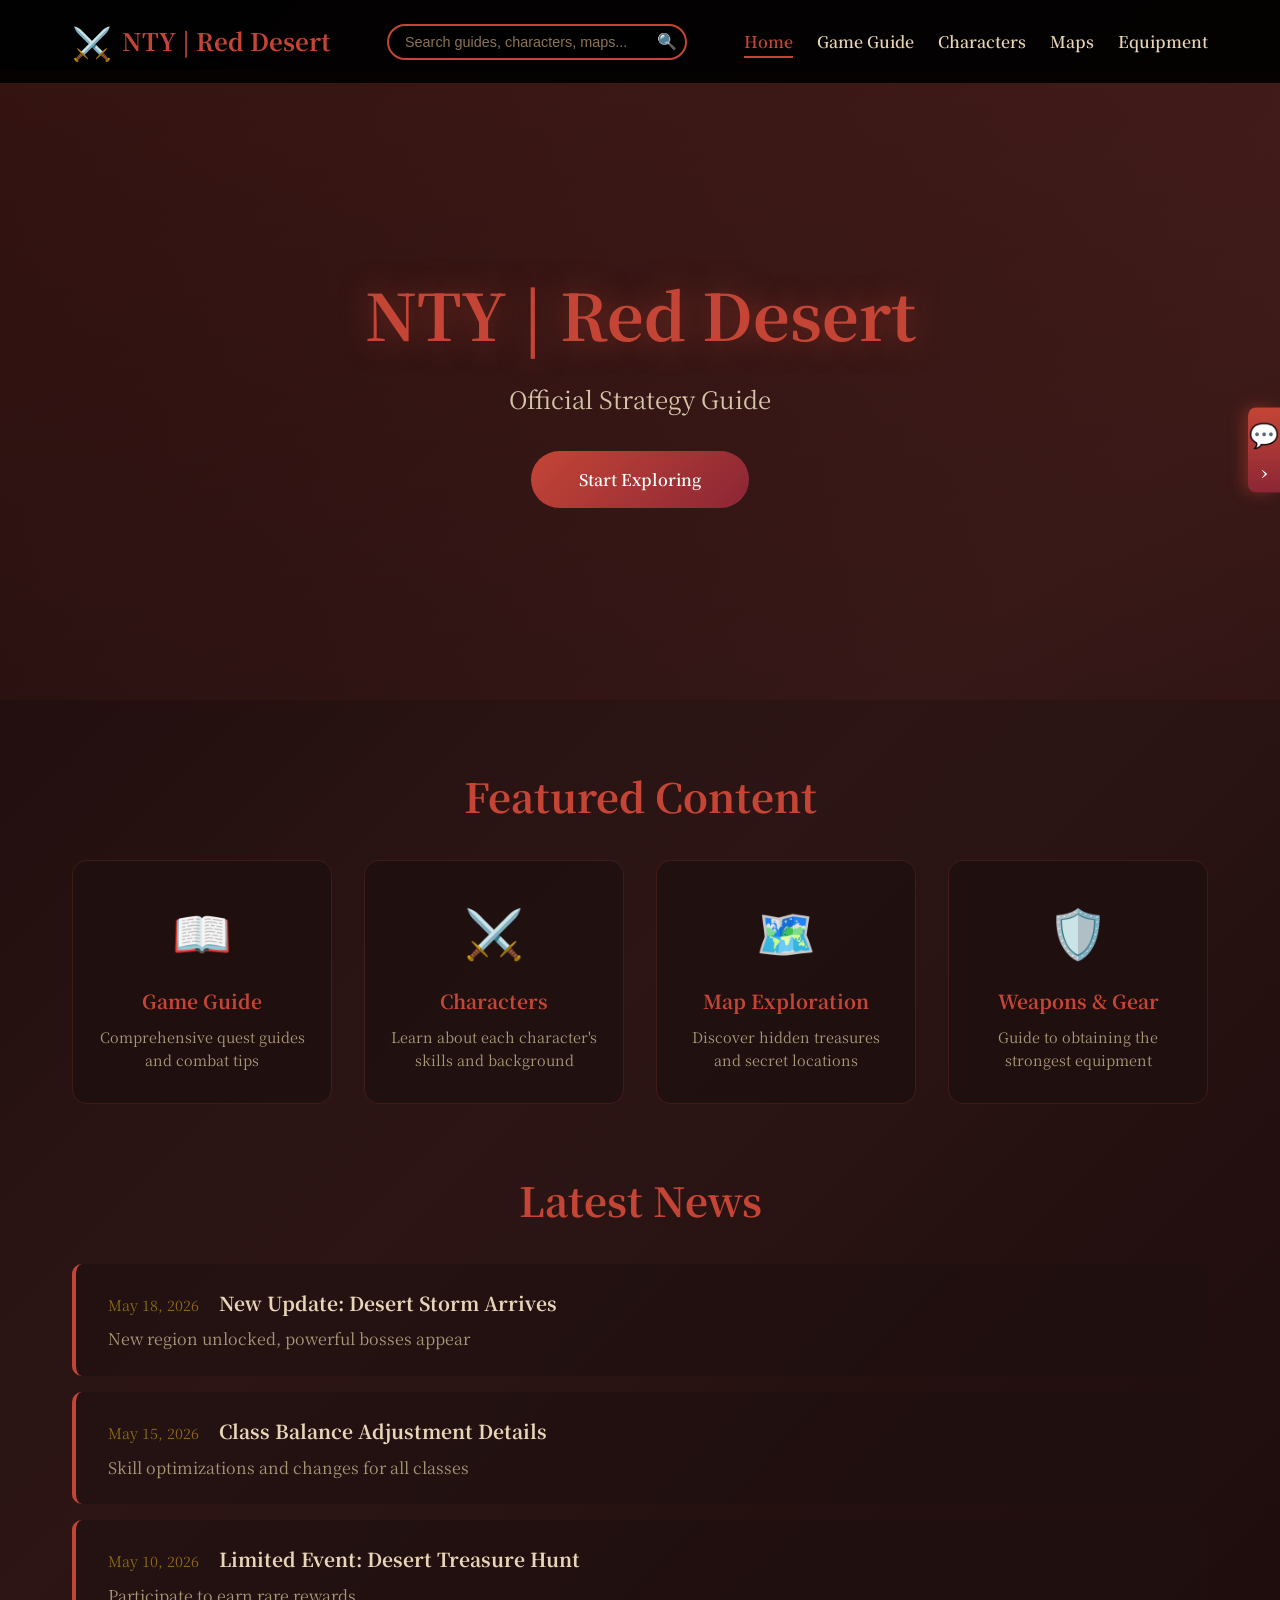
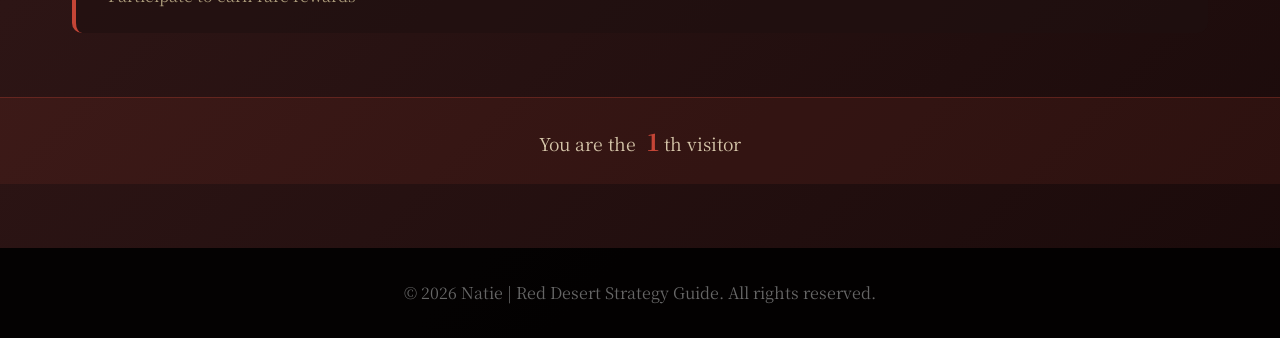
<file: index.html>
<!DOCTYPE html>
<html lang="en">
<head>
    <meta charset="UTF-8">
    <meta name="viewport" content="width=device-width, initial-scale=1.0">
    <title>NTY | Red Desert</title>
    <link rel="stylesheet" href="styles.css">
    <link href="https://fonts.googleapis.com/css2?family=Noto+Serif+SC:wght@400;600;700&family=Noto+Serif:wght@400;600;700&display=swap" rel="stylesheet">
</head>
<body>
    <header class="header">
        <nav class="navbar">
            <div class="logo">
                <div class="logo-icon">⚔️</div>
                <span>NTY | Red Desert</span>
            </div>
            <div class="search-container">
                <input type="text" id="search-input" placeholder="Search guides, characters, maps...">
                <button id="search-btn" class="search-btn">🔍</button>
                <div id="search-results" class="search-results"></div>
            </div>
            <ul class="nav-links">
                <li><a href="index.html" class="active">Home</a></li>
                <li><a href="guide.html">Game Guide</a></li>
                <li><a href="characters.html">Characters</a></li>
                <li><a href="maps.html">Maps</a></li>
                <li><a href="equipment.html">Equipment</a></li>
            </ul>
        </nav>
    </header>

    <main class="main-content">
        <section class="hero">
            <div class="hero-content">
                <h1>NTY | Red Desert</h1>
                <p>Official Strategy Guide</p>
                <a href="guide.html" class="cta-button">Start Exploring</a>
            </div>
        </section>

        <section class="featured">
            <h2>Featured Content</h2>
            <div class="featured-cards">
                <div class="card" onclick="location.href='guide.html'">
                    <div class="card-icon">📖</div>
                    <h3>Game Guide</h3>
                    <p>Comprehensive quest guides and combat tips</p>
                </div>
                <div class="card" onclick="location.href='characters.html'">
                    <div class="card-icon">⚔️</div>
                    <h3>Characters</h3>
                    <p>Learn about each character's skills and background</p>
                </div>
                <div class="card" onclick="location.href='maps.html'">
                    <div class="card-icon">🗺️</div>
                    <h3>Map Exploration</h3>
                    <p>Discover hidden treasures and secret locations</p>
                </div>
                <div class="card" onclick="location.href='equipment.html'">
                    <div class="card-icon">🛡️</div>
                    <h3>Weapons & Gear</h3>
                    <p>Guide to obtaining the strongest equipment</p>
                </div>
            </div>
        </section>

        <section class="latest-news">
            <h2>Latest News</h2>
            <div class="news-list">
                <article class="news-item">
                    <span class="date">May 18, 2026</span>
                    <h3>New Update: Desert Storm Arrives</h3>
                    <p>New region unlocked, powerful bosses appear</p>
                </article>
                <article class="news-item">
                    <span class="date">May 15, 2026</span>
                    <h3>Class Balance Adjustment Details</h3>
                    <p>Skill optimizations and changes for all classes</p>
                </article>
                <article class="news-item">
                    <span class="date">May 10, 2026</span>
                    <h3>Limited Event: Desert Treasure Hunt</h3>
                    <p>Participate to earn rare rewards</p>
                </article>
            </div>
        </section>

    </main>

    <div class="visitor-counter">
        <p>You are the <span class="count" id="visitor-count">0</span>th visitor</p>
    </div>

    <div class="feedback-toggle" id="feedback-toggle">
        <span class="toggle-icon">💬</span>
        <span class="toggle-arrow">›</span>
    </div>

    <div class="feedback-panel" id="feedback-panel">
        <div class="panel-body">
            <div class="panel-header">
                <h3>💬 Feedback</h3>
                <span class="close-btn" id="close-btn">✕</span>
            </div>
            
            <div class="panel-content">
                <div class="feedback-form">
                    <form id="feedback-form">
                        <div class="form-group">
                            <label for="name">Your Name</label>
                            <input type="text" id="name" name="name" placeholder="Enter your name" required>
                        </div>
                        <div class="form-group">
                            <label for="email">Email</label>
                            <input type="email" id="email" name="email" placeholder="Enter your email (optional)">
                        </div>
                        <div class="form-group">
                            <label for="message">Message</label>
                            <textarea id="message" name="message" placeholder="Enter your feedback or suggestions..." rows="4" required></textarea>
                        </div>
                        <button type="submit" class="submit-btn">Submit</button>
                    </form>
                </div>
                
                <div class="feedback-list">
                    <h4>Latest Comments</h4>
                    <div id="comments-list">
                        <div class="comment-item">
                            <div class="comment-header">
                                <span class="comment-name">Explorer Xiao Ming</span>
                                <span class="comment-date">May 19, 2026</span>
                            </div>
                            <p class="comment-content">Very detailed guides, very helpful! Looking forward to more dungeon guides!</p>
                        </div>
                        <div class="comment-item">
                            <div class="comment-header">
                                <span class="comment-name">Desert Warrior</span>
                                <span class="comment-date">May 18, 2026</span>
                            </div>
                            <p class="comment-content">Excellent character guides, very helpful for new players!</p>
                        </div>
                        <div class="comment-item">
                            <div class="comment-header">
                                <span class="comment-name">Flame Mage</span>
                                <span class="comment-date">May 17, 2026</span>
                            </div>
                            <p class="comment-content">Hope to see more boss guides. Thanks to the site owner!</p>
                        </div>
                    </div>
                </div>
            </div>
        </div>
    </div>

    <footer class="footer">
        <div class="footer-content">
            <p>&copy; 2026 Natie | Red Desert Strategy Guide. All rights reserved.</p>
        </div>
    </footer>

    <script src="script.js"></script>
</body>
</html>
</file>
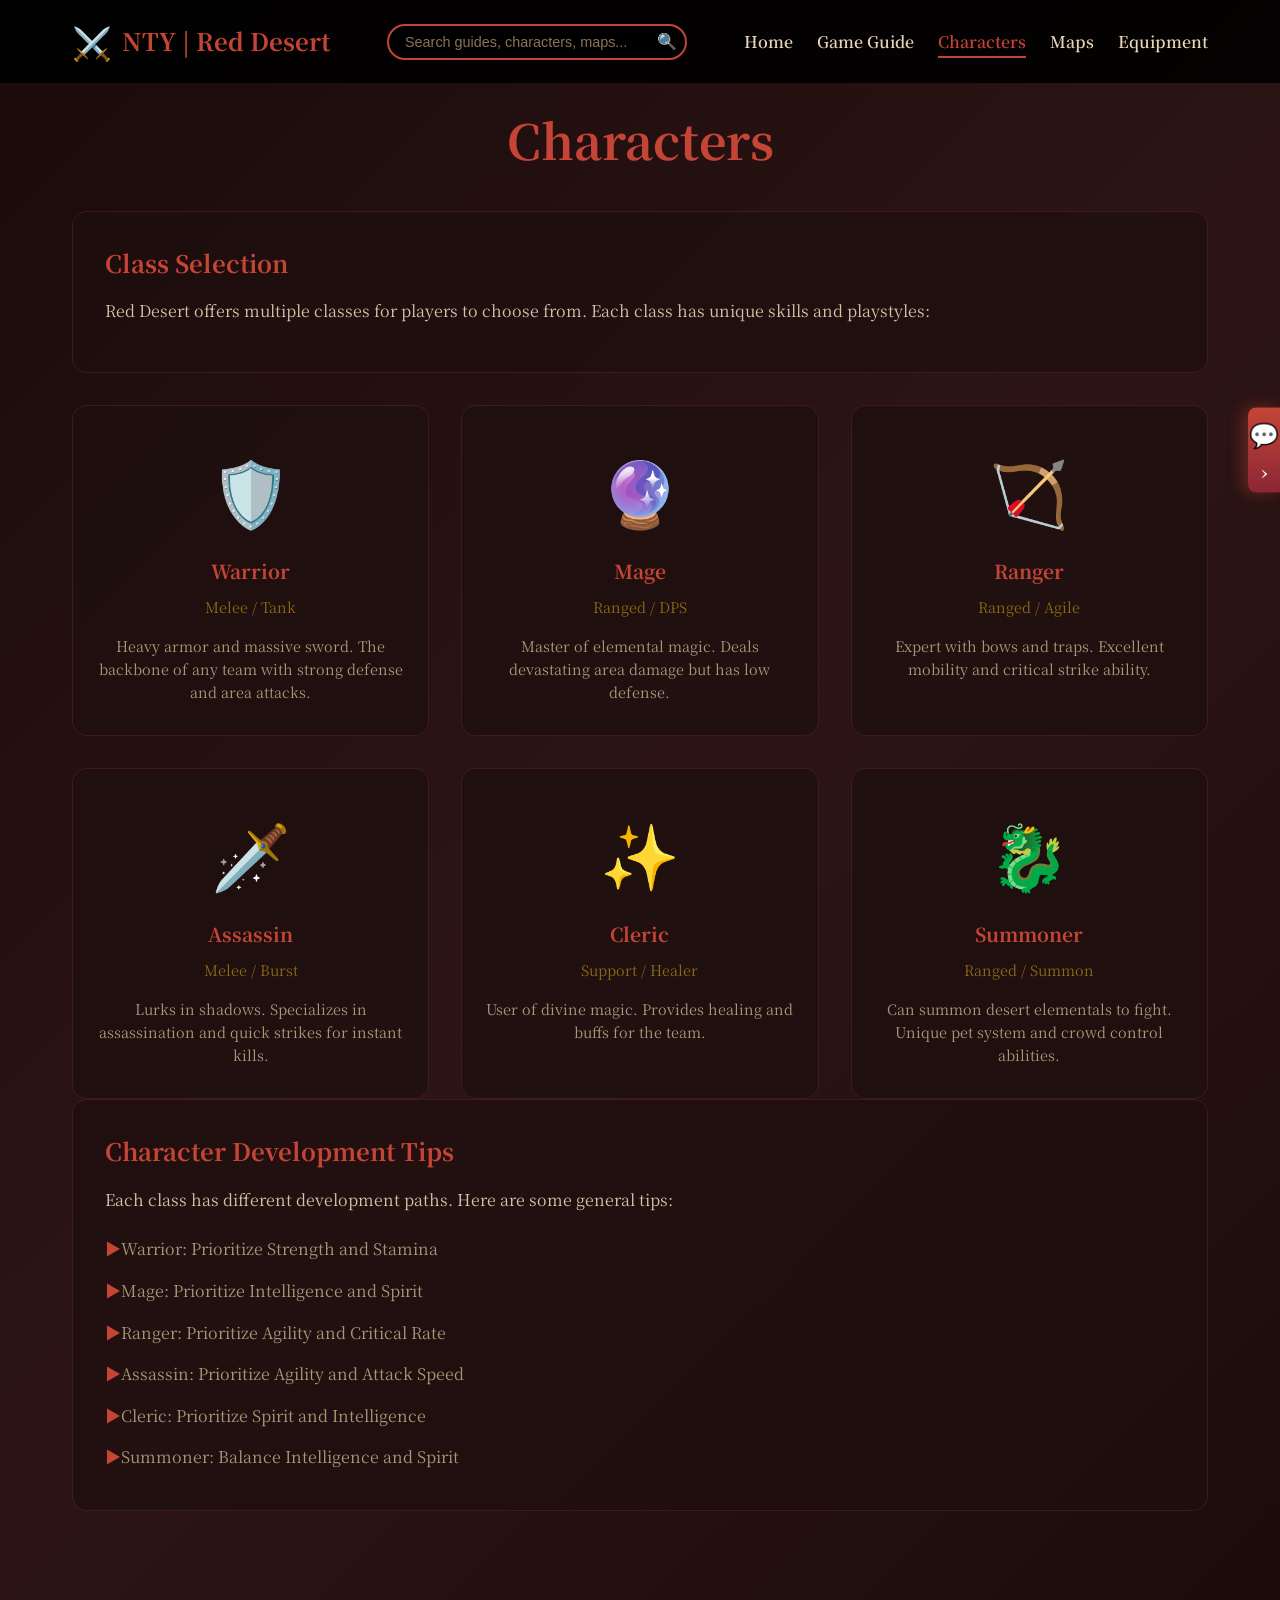
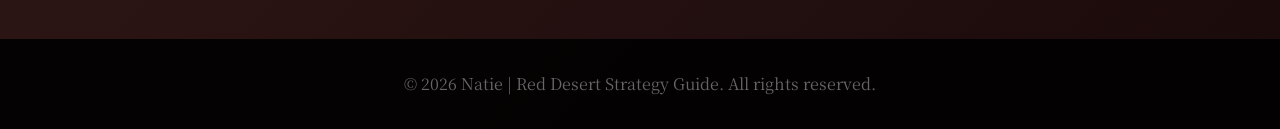
<file: characters.html>
<!DOCTYPE html>
<html lang="en">
<head>
    <meta charset="UTF-8">
    <meta name="viewport" content="width=device-width, initial-scale=1.0">
    <title>NTY | Red Desert - Characters</title>
    <link rel="stylesheet" href="styles.css">
    <link href="https://fonts.googleapis.com/css2?family=Noto+Serif+SC:wght@400;600;700&family=Noto+Serif:wght@400;600;700&display=swap" rel="stylesheet">
</head>
<body>
    <header class="header">
        <nav class="navbar">
            <div class="logo">
                <div class="logo-icon">⚔️</div>
                <span>NTY | Red Desert</span>
            </div>
            <div class="search-container">
                <input type="text" id="search-input" placeholder="Search guides, characters, maps...">
                <button id="search-btn" class="search-btn">🔍</button>
                <div id="search-results" class="search-results"></div>
            </div>
            <ul class="nav-links">
                <li><a href="index.html">Home</a></li>
                <li><a href="guide.html">Game Guide</a></li>
                <li><a href="characters.html" class="active">Characters</a></li>
                <li><a href="maps.html">Maps</a></li>
                <li><a href="equipment.html">Equipment</a></li>
            </ul>
        </nav>
    </header>

    <main class="main-content">
        <div class="characters-content">
            <h1 class="page-title">Characters</h1>

            <section class="character-section">
                <h3>Class Selection</h3>
                <p>Red Desert offers multiple classes for players to choose from. Each class has unique skills and playstyles:</p>
            </section>

            <div class="character-grid">
                <div class="character-card">
                    <div class="character-icon">🛡️</div>
                    <h4>Warrior</h4>
                    <div class="role">Melee / Tank</div>
                    <p>Heavy armor and massive sword. The backbone of any team with strong defense and area attacks.</p>
                </div>

                <div class="character-card">
                    <div class="character-icon">🔮</div>
                    <h4>Mage</h4>
                    <div class="role">Ranged / DPS</div>
                    <p>Master of elemental magic. Deals devastating area damage but has low defense.</p>
                </div>

                <div class="character-card">
                    <div class="character-icon">🏹</div>
                    <h4>Ranger</h4>
                    <div class="role">Ranged / Agile</div>
                    <p>Expert with bows and traps. Excellent mobility and critical strike ability.</p>
                </div>

                <div class="character-card">
                    <div class="character-icon">🗡️</div>
                    <h4>Assassin</h4>
                    <div class="role">Melee / Burst</div>
                    <p>Lurks in shadows. Specializes in assassination and quick strikes for instant kills.</p>
                </div>

                <div class="character-card">
                    <div class="character-icon">✨</div>
                    <h4>Cleric</h4>
                    <div class="role">Support / Healer</div>
                    <p>User of divine magic. Provides healing and buffs for the team.</p>
                </div>

                <div class="character-card">
                    <div class="character-icon">🐉</div>
                    <h4>Summoner</h4>
                    <div class="role">Ranged / Summon</div>
                    <p>Can summon desert elementals to fight. Unique pet system and crowd control abilities.</p>
                </div>
            </div>

            <section class="character-section">
                <h3>Character Development Tips</h3>
                <p>Each class has different development paths. Here are some general tips:</p>
                <ul>
                    <li>Warrior: Prioritize Strength and Stamina</li>
                    <li>Mage: Prioritize Intelligence and Spirit</li>
                    <li>Ranger: Prioritize Agility and Critical Rate</li>
                    <li>Assassin: Prioritize Agility and Attack Speed</li>
                    <li>Cleric: Prioritize Spirit and Intelligence</li>
                    <li>Summoner: Balance Intelligence and Spirit</li>
                </ul>
            </section>
        </div>
    </main>

    <div class="feedback-toggle" id="feedback-toggle">
        <span class="toggle-icon">💬</span>
        <span class="toggle-arrow">›</span>
    </div>

    <div class="feedback-panel" id="feedback-panel">
        <div class="panel-body">
            <div class="panel-header">
                <h3>💬 Feedback</h3>
                <span class="close-btn" id="close-btn">✕</span>
            </div>
            
            <div class="panel-content">
                <div class="feedback-form">
                    <form id="feedback-form">
                        <div class="form-group">
                            <label for="name">Your Name</label>
                            <input type="text" id="name" name="name" placeholder="Enter your name" required>
                        </div>
                        <div class="form-group">
                            <label for="email">Email</label>
                            <input type="email" id="email" name="email" placeholder="Enter your email (optional)">
                        </div>
                        <div class="form-group">
                            <label for="message">Message</label>
                            <textarea id="message" name="message" placeholder="Enter your feedback or suggestions..." rows="4" required></textarea>
                        </div>
                        <button type="submit" class="submit-btn">Submit</button>
                    </form>
                </div>
                
                <div class="feedback-list">
                    <h4>Latest Comments</h4>
                    <div id="comments-list">
                        <div class="comment-item">
                            <div class="comment-header">
                                <span class="comment-name">Explorer Xiao Ming</span>
                                <span class="comment-date">May 19, 2026</span>
                            </div>
                            <p class="comment-content">Very detailed guides, very helpful! Looking forward to more dungeon guides!</p>
                        </div>
                        <div class="comment-item">
                            <div class="comment-header">
                                <span class="comment-name">Desert Warrior</span>
                                <span class="comment-date">May 18, 2026</span>
                            </div>
                            <p class="comment-content">Excellent character guides, very helpful for new players!</p>
                        </div>
                    </div>
                </div>
            </div>
        </div>
    </div>

    <footer class="footer">
        <div class="footer-content">
            <p>&copy; 2026 Natie | Red Desert Strategy Guide. All rights reserved.</p>
        </div>
    </footer>

    <script src="script.js"></script>
</body>
</html>
</file>
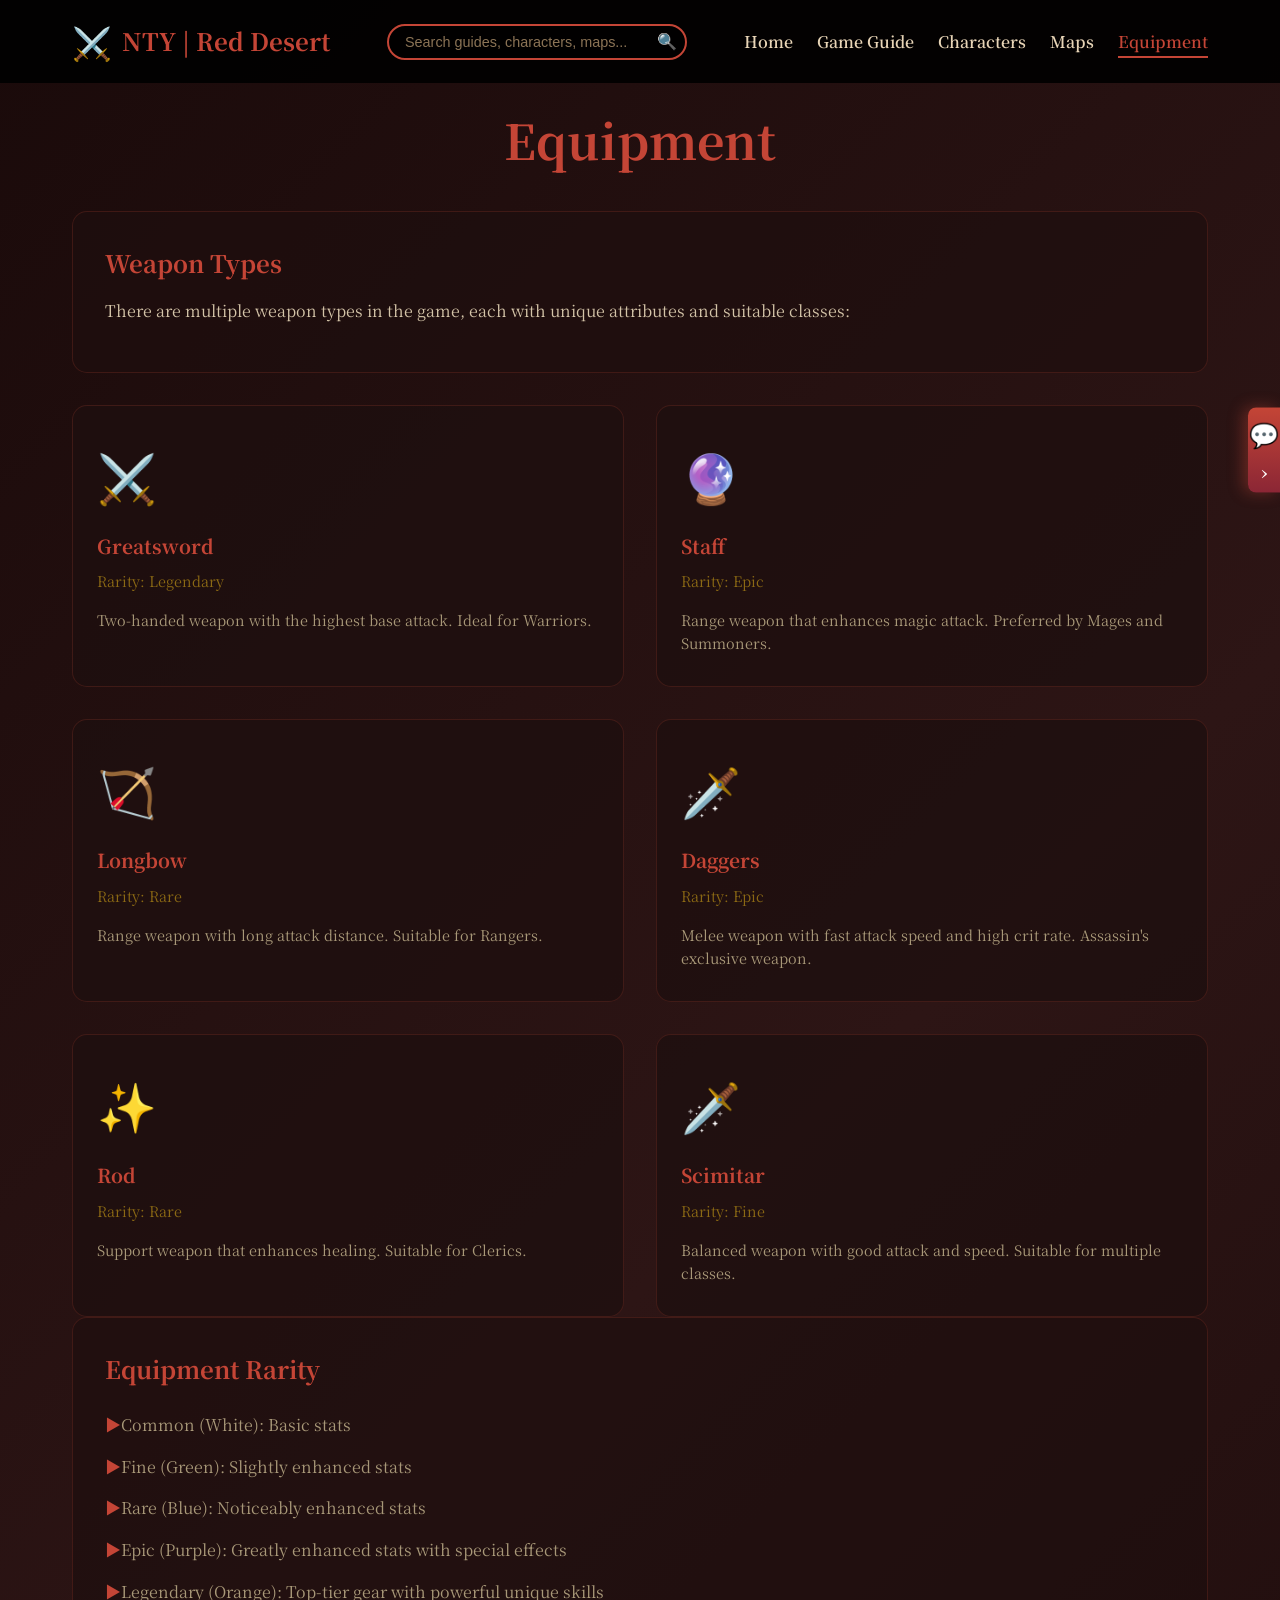
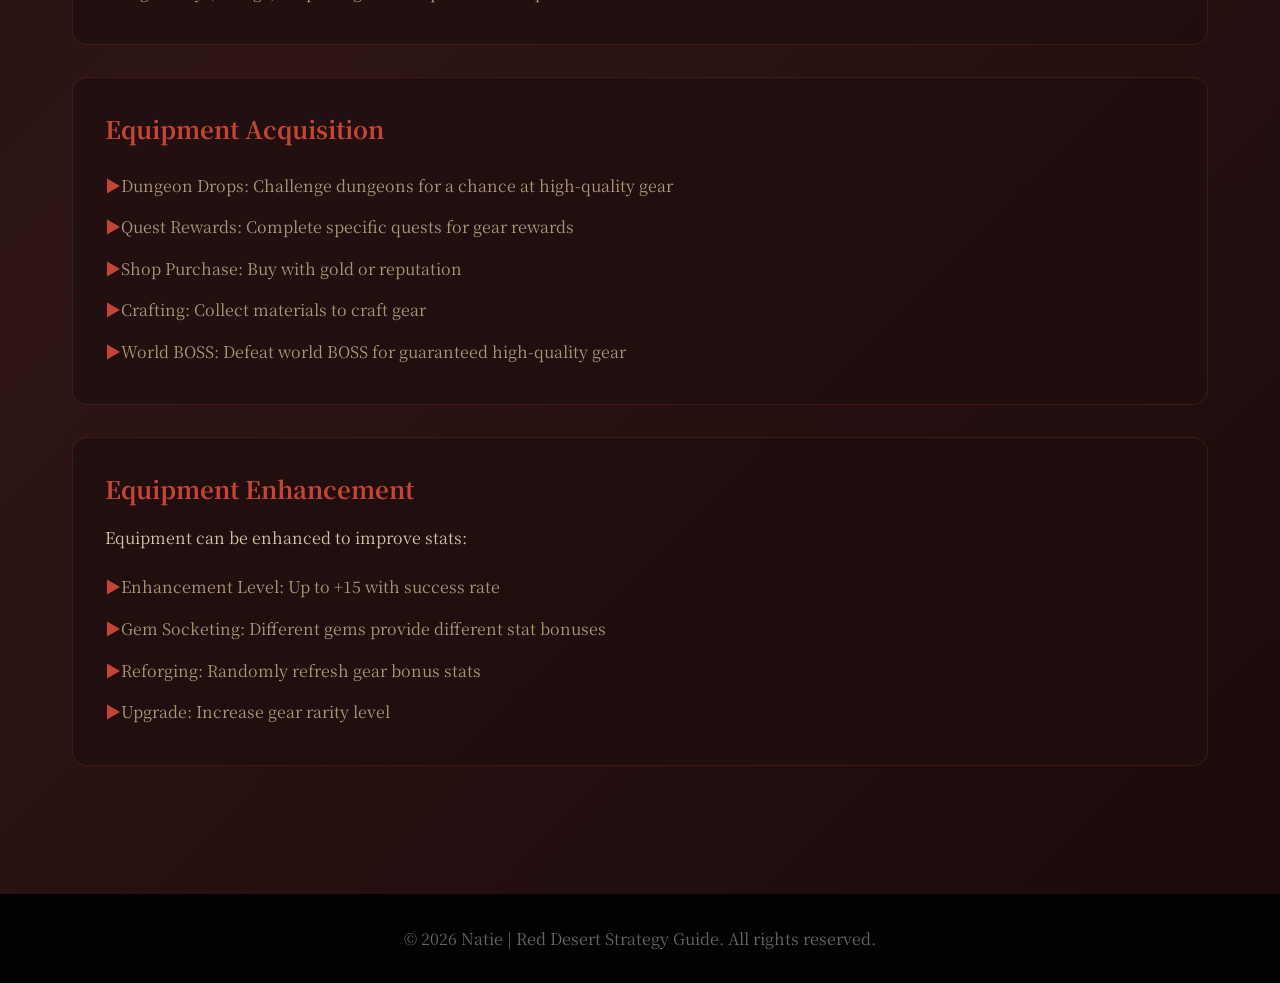
<file: equipment.html>
<!DOCTYPE html>
<html lang="en">
<head>
    <meta charset="UTF-8">
    <meta name="viewport" content="width=device-width, initial-scale=1.0">
    <title>NTY | Red Desert - Equipment</title>
    <link rel="stylesheet" href="styles.css">
    <link href="https://fonts.googleapis.com/css2?family=Noto+Serif+SC:wght@400;600;700&family=Noto+Serif:wght@400;600;700&display=swap" rel="stylesheet">
</head>
<body>
    <header class="header">
        <nav class="navbar">
            <div class="logo">
                <div class="logo-icon">⚔️</div>
                <span>NTY | Red Desert</span>
            </div>
            <div class="search-container">
                <input type="text" id="search-input" placeholder="Search guides, characters, maps...">
                <button id="search-btn" class="search-btn">🔍</button>
                <div id="search-results" class="search-results"></div>
            </div>
            <ul class="nav-links">
                <li><a href="index.html">Home</a></li>
                <li><a href="guide.html">Game Guide</a></li>
                <li><a href="characters.html">Characters</a></li>
                <li><a href="maps.html">Maps</a></li>
                <li><a href="equipment.html" class="active">Equipment</a></li>
            </ul>
        </nav>
    </header>

    <main class="main-content">
        <div class="equipment-content">
            <h1 class="page-title">Equipment</h1>

            <section class="equipment-section">
                <h3>Weapon Types</h3>
                <p>There are multiple weapon types in the game, each with unique attributes and suitable classes:</p>
            </section>

            <div class="equipment-grid">
                <div class="equipment-card">
                    <div class="equipment-icon">⚔️</div>
                    <h4>Greatsword</h4>
                    <div class="rarity">Rarity: Legendary</div>
                    <p>Two-handed weapon with the highest base attack. Ideal for Warriors.</p>
                </div>

                <div class="equipment-card">
                    <div class="equipment-icon">🔮</div>
                    <h4>Staff</h4>
                    <div class="rarity">Rarity: Epic</div>
                    <p>Range weapon that enhances magic attack. Preferred by Mages and Summoners.</p>
                </div>

                <div class="equipment-card">
                    <div class="equipment-icon">🏹</div>
                    <h4>Longbow</h4>
                    <div class="rarity">Rarity: Rare</div>
                    <p>Range weapon with long attack distance. Suitable for Rangers.</p>
                </div>

                <div class="equipment-card">
                    <div class="equipment-icon">🗡️</div>
                    <h4>Daggers</h4>
                    <div class="rarity">Rarity: Epic</div>
                    <p>Melee weapon with fast attack speed and high crit rate. Assassin's exclusive weapon.</p>
                </div>

                <div class="equipment-card">
                    <div class="equipment-icon">✨</div>
                    <h4>Rod</h4>
                    <div class="rarity">Rarity: Rare</div>
                    <p>Support weapon that enhances healing. Suitable for Clerics.</p>
                </div>

                <div class="equipment-card">
                    <div class="equipment-icon">🗡️</div>
                    <h4>Scimitar</h4>
                    <div class="rarity">Rarity: Fine</div>
                    <p>Balanced weapon with good attack and speed. Suitable for multiple classes.</p>
                </div>
            </div>

            <section class="equipment-section">
                <h3>Equipment Rarity</h3>
                <ul>
                    <li>Common (White): Basic stats</li>
                    <li>Fine (Green): Slightly enhanced stats</li>
                    <li>Rare (Blue): Noticeably enhanced stats</li>
                    <li>Epic (Purple): Greatly enhanced stats with special effects</li>
                    <li>Legendary (Orange): Top-tier gear with powerful unique skills</li>
                </ul>
            </section>

            <section class="equipment-section">
                <h3>Equipment Acquisition</h3>
                <ul>
                    <li>Dungeon Drops: Challenge dungeons for a chance at high-quality gear</li>
                    <li>Quest Rewards: Complete specific quests for gear rewards</li>
                    <li>Shop Purchase: Buy with gold or reputation</li>
                    <li>Crafting: Collect materials to craft gear</li>
                    <li>World BOSS: Defeat world BOSS for guaranteed high-quality gear</li>
                </ul>
            </section>

            <section class="equipment-section">
                <h3>Equipment Enhancement</h3>
                <p>Equipment can be enhanced to improve stats:</p>
                <ul>
                    <li>Enhancement Level: Up to +15 with success rate</li>
                    <li>Gem Socketing: Different gems provide different stat bonuses</li>
                    <li>Reforging: Randomly refresh gear bonus stats</li>
                    <li>Upgrade: Increase gear rarity level</li>
                </ul>
            </section>
        </div>
    </main>

    <div class="feedback-toggle" id="feedback-toggle">
        <span class="toggle-icon">💬</span>
        <span class="toggle-arrow">›</span>
    </div>

    <div class="feedback-panel" id="feedback-panel">
        <div class="panel-body">
            <div class="panel-header">
                <h3>💬 Feedback</h3>
                <span class="close-btn" id="close-btn">✕</span>
            </div>
            
            <div class="panel-content">
                <div class="feedback-form">
                    <form id="feedback-form">
                        <div class="form-group">
                            <label for="name">Your Name</label>
                            <input type="text" id="name" name="name" placeholder="Enter your name" required>
                        </div>
                        <div class="form-group">
                            <label for="email">Email</label>
                            <input type="email" id="email" name="email" placeholder="Enter your email (optional)">
                        </div>
                        <div class="form-group">
                            <label for="message">Message</label>
                            <textarea id="message" name="message" placeholder="Enter your feedback or suggestions..." rows="4" required></textarea>
                        </div>
                        <button type="submit" class="submit-btn">Submit</button>
                    </form>
                </div>
                
                <div class="feedback-list">
                    <h4>Latest Comments</h4>
                    <div id="comments-list">
                        <div class="comment-item">
                            <div class="comment-header">
                                <span class="comment-name">Explorer Xiao Ming</span>
                                <span class="comment-date">May 19, 2026</span>
                            </div>
                            <p class="comment-content">Very detailed guides, very helpful! Looking forward to more dungeon guides!</p>
                        </div>
                        <div class="comment-item">
                            <div class="comment-header">
                                <span class="comment-name">Desert Warrior</span>
                                <span class="comment-date">May 18, 2026</span>
                            </div>
                            <p class="comment-content">Excellent character guides, very helpful for new players!</p>
                        </div>
                    </div>
                </div>
            </div>
        </div>
    </div>

    <footer class="footer">
        <div class="footer-content">
            <p>&copy; 2026 Natie | Red Desert Strategy Guide. All rights reserved.</p>
        </div>
    </footer>

    <script src="script.js"></script>
</body>
</html>
</file>
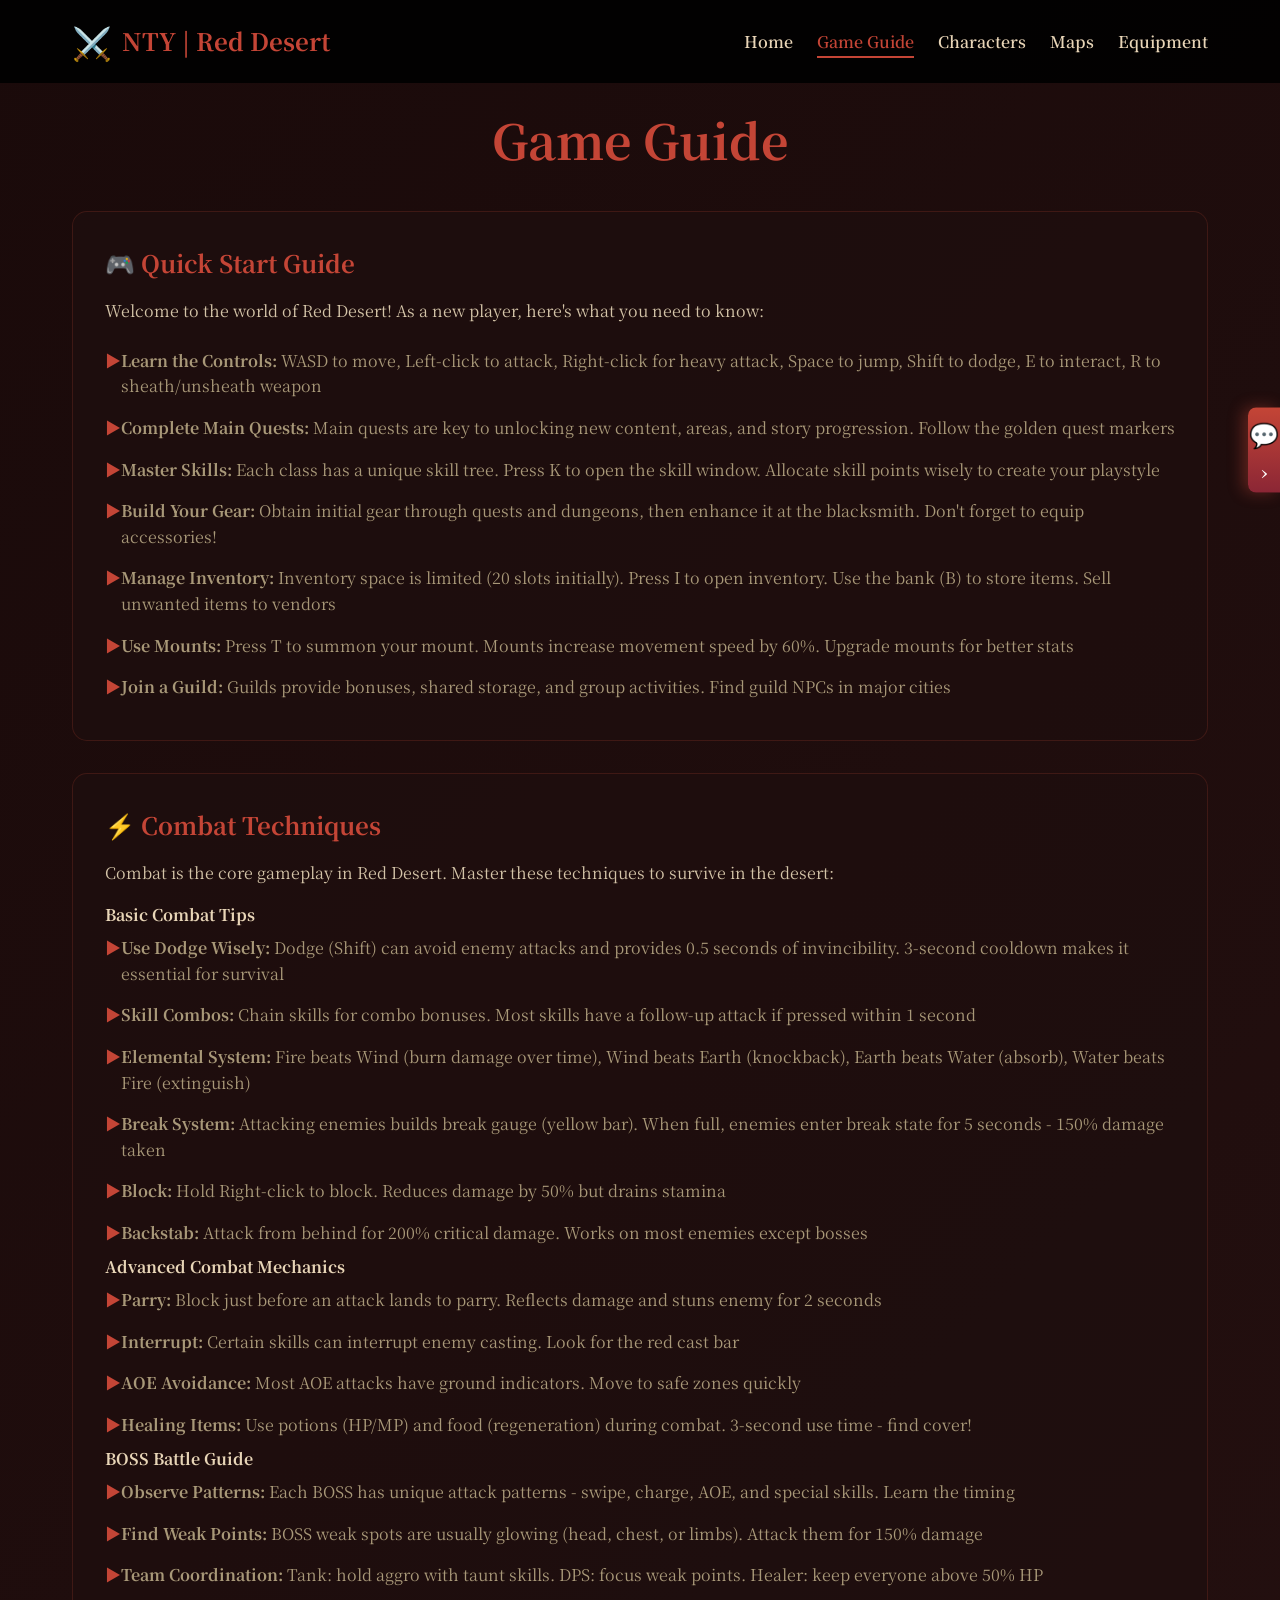
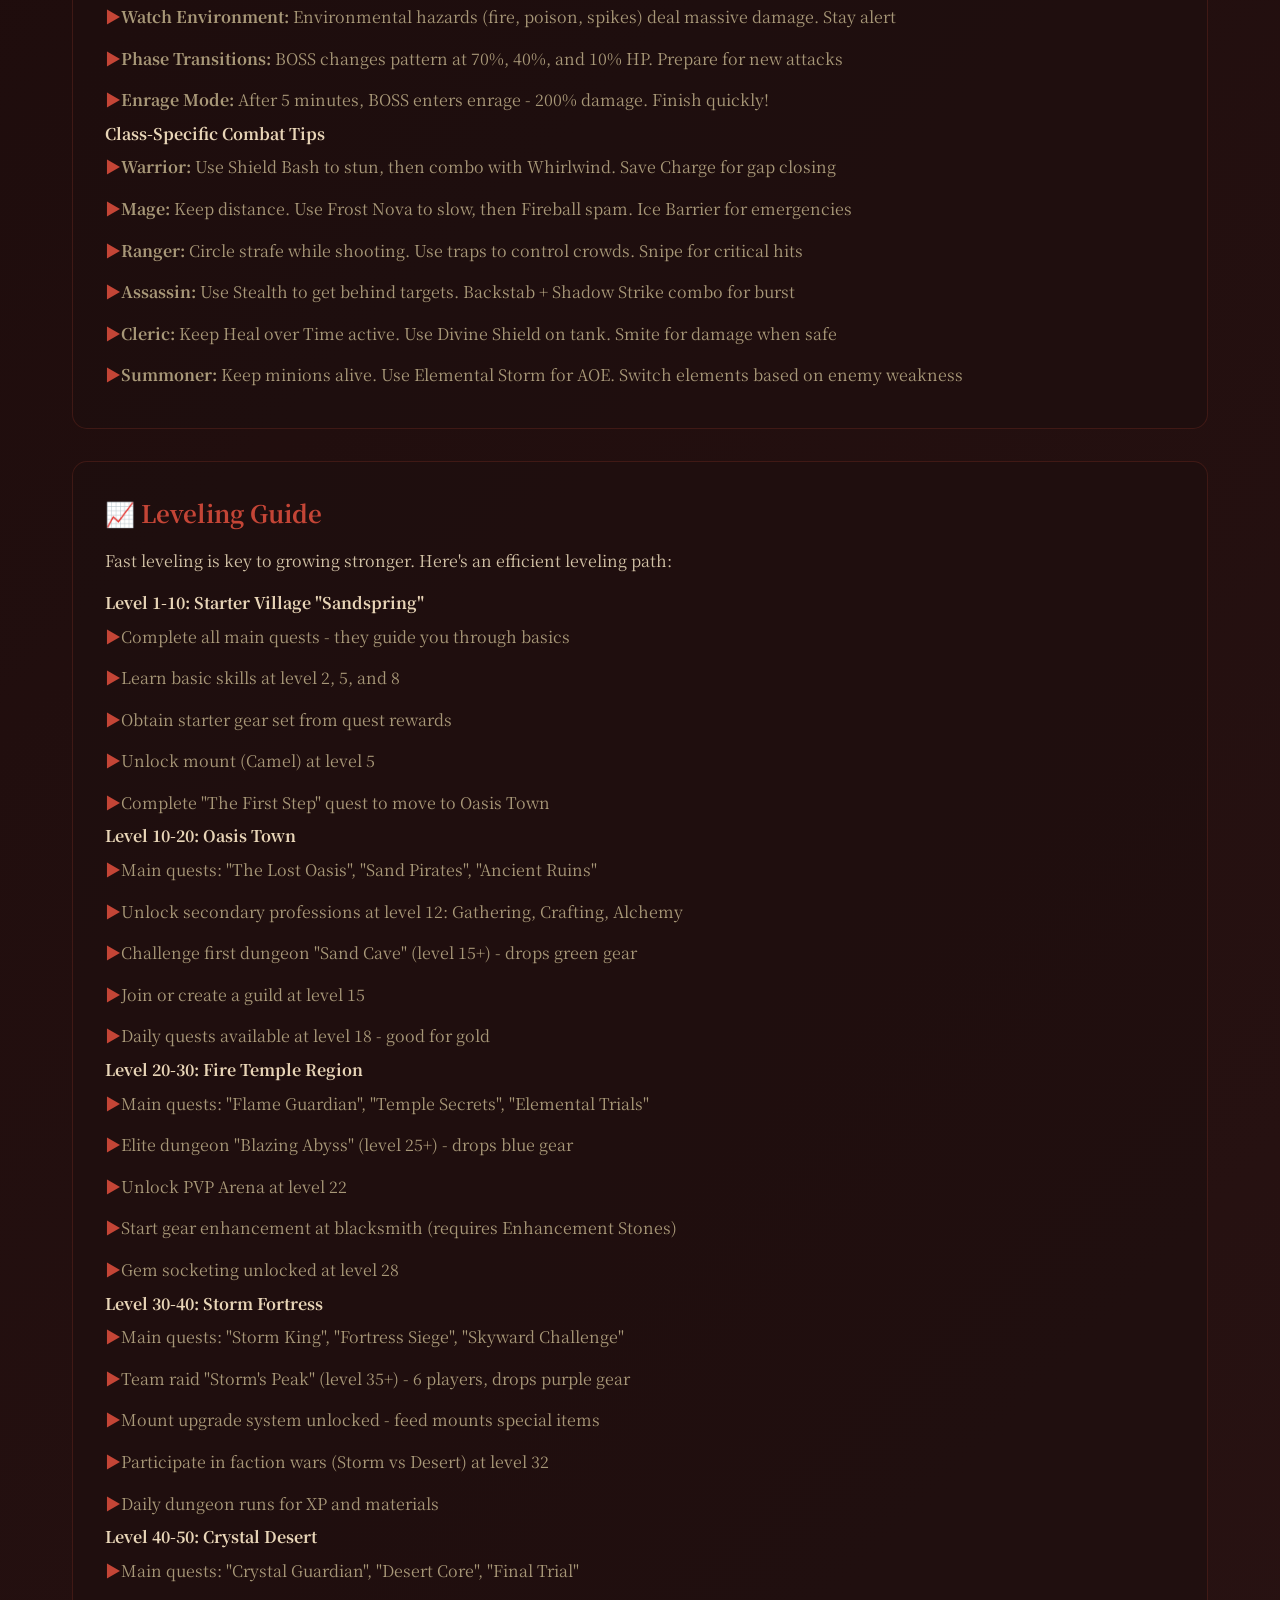
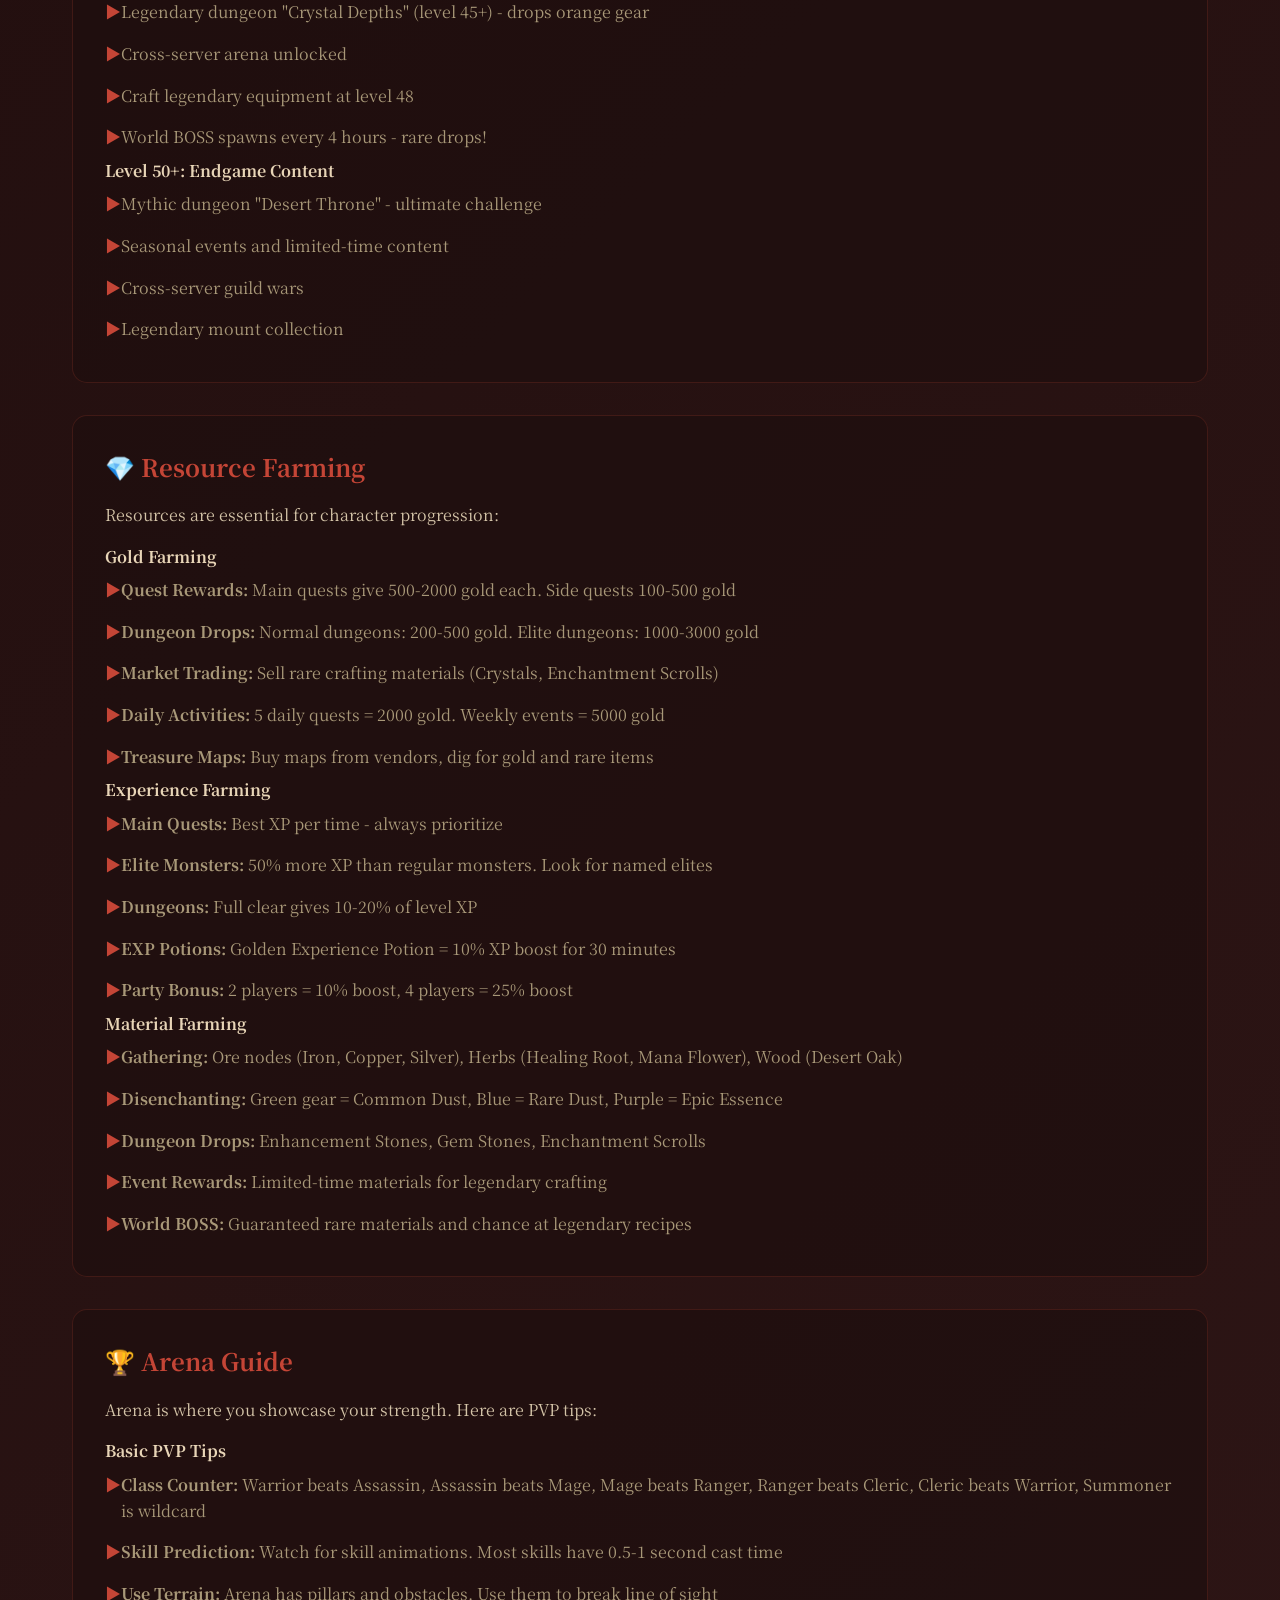
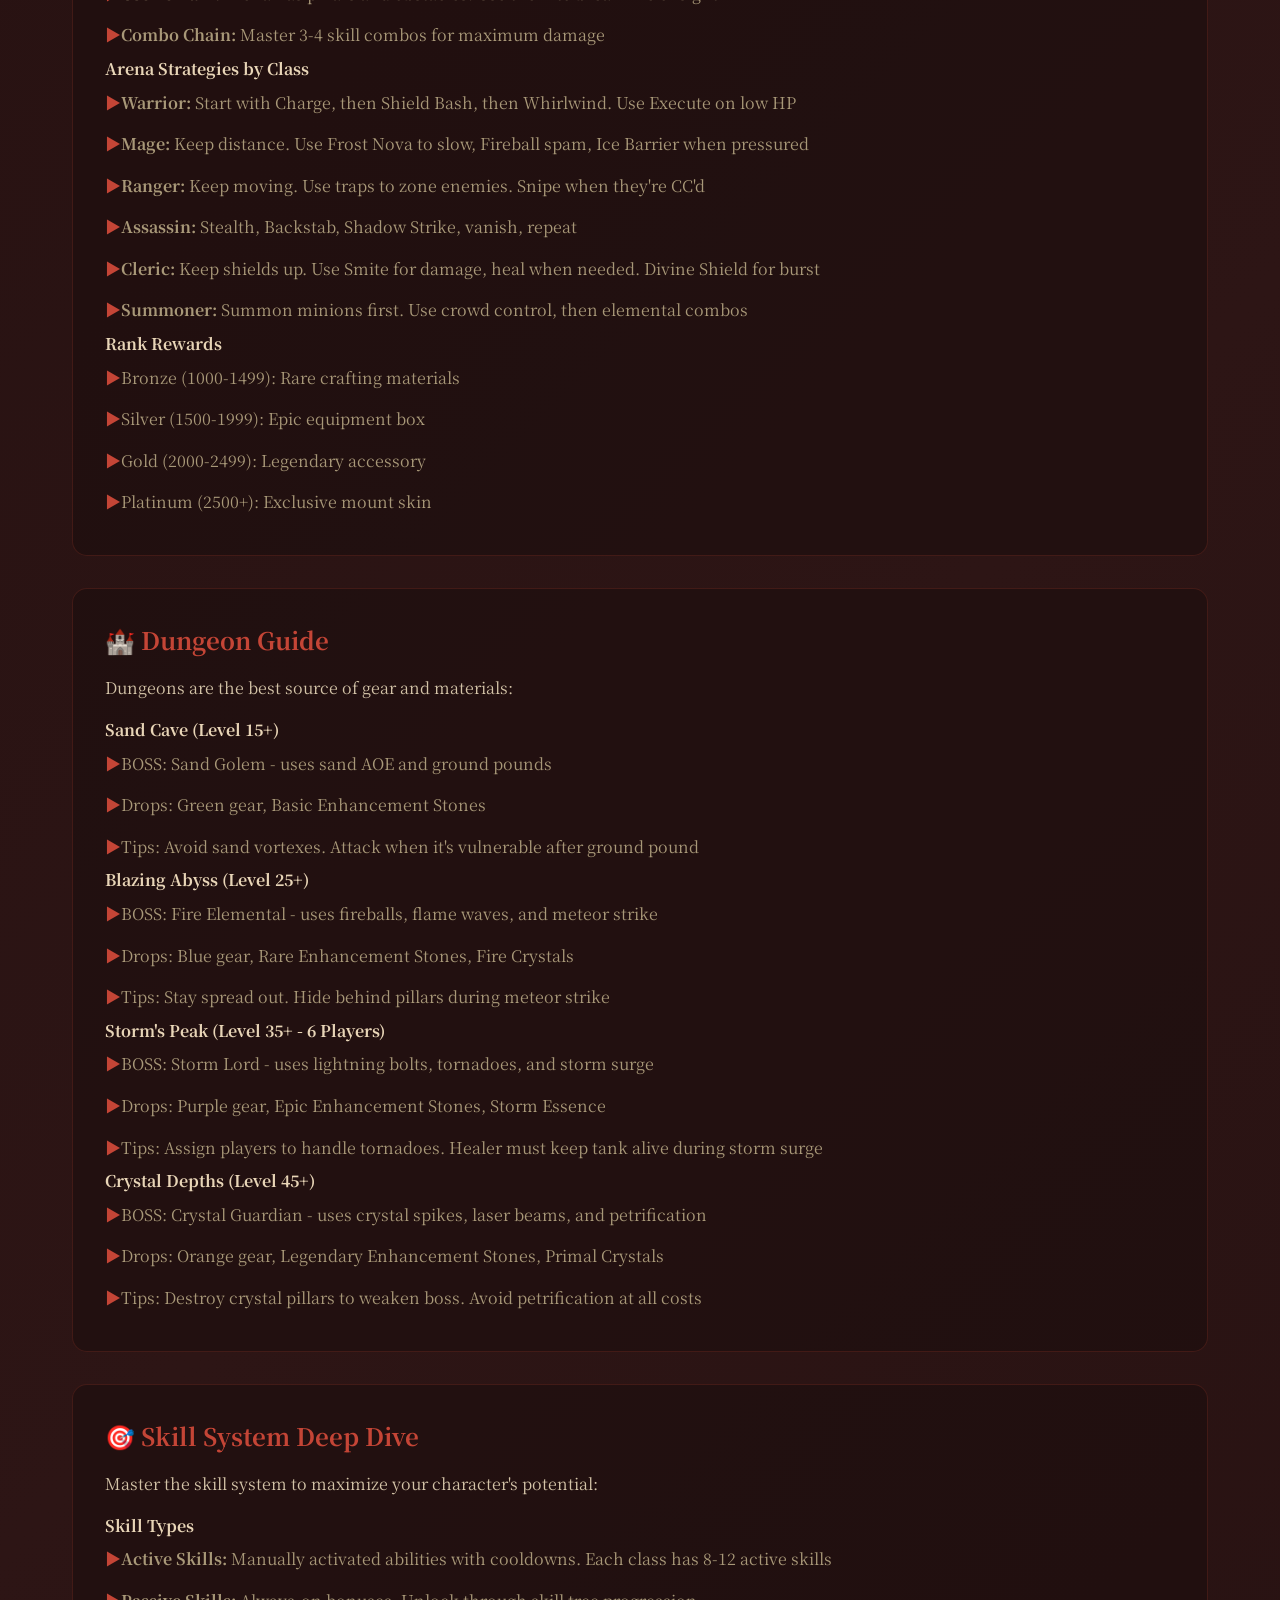
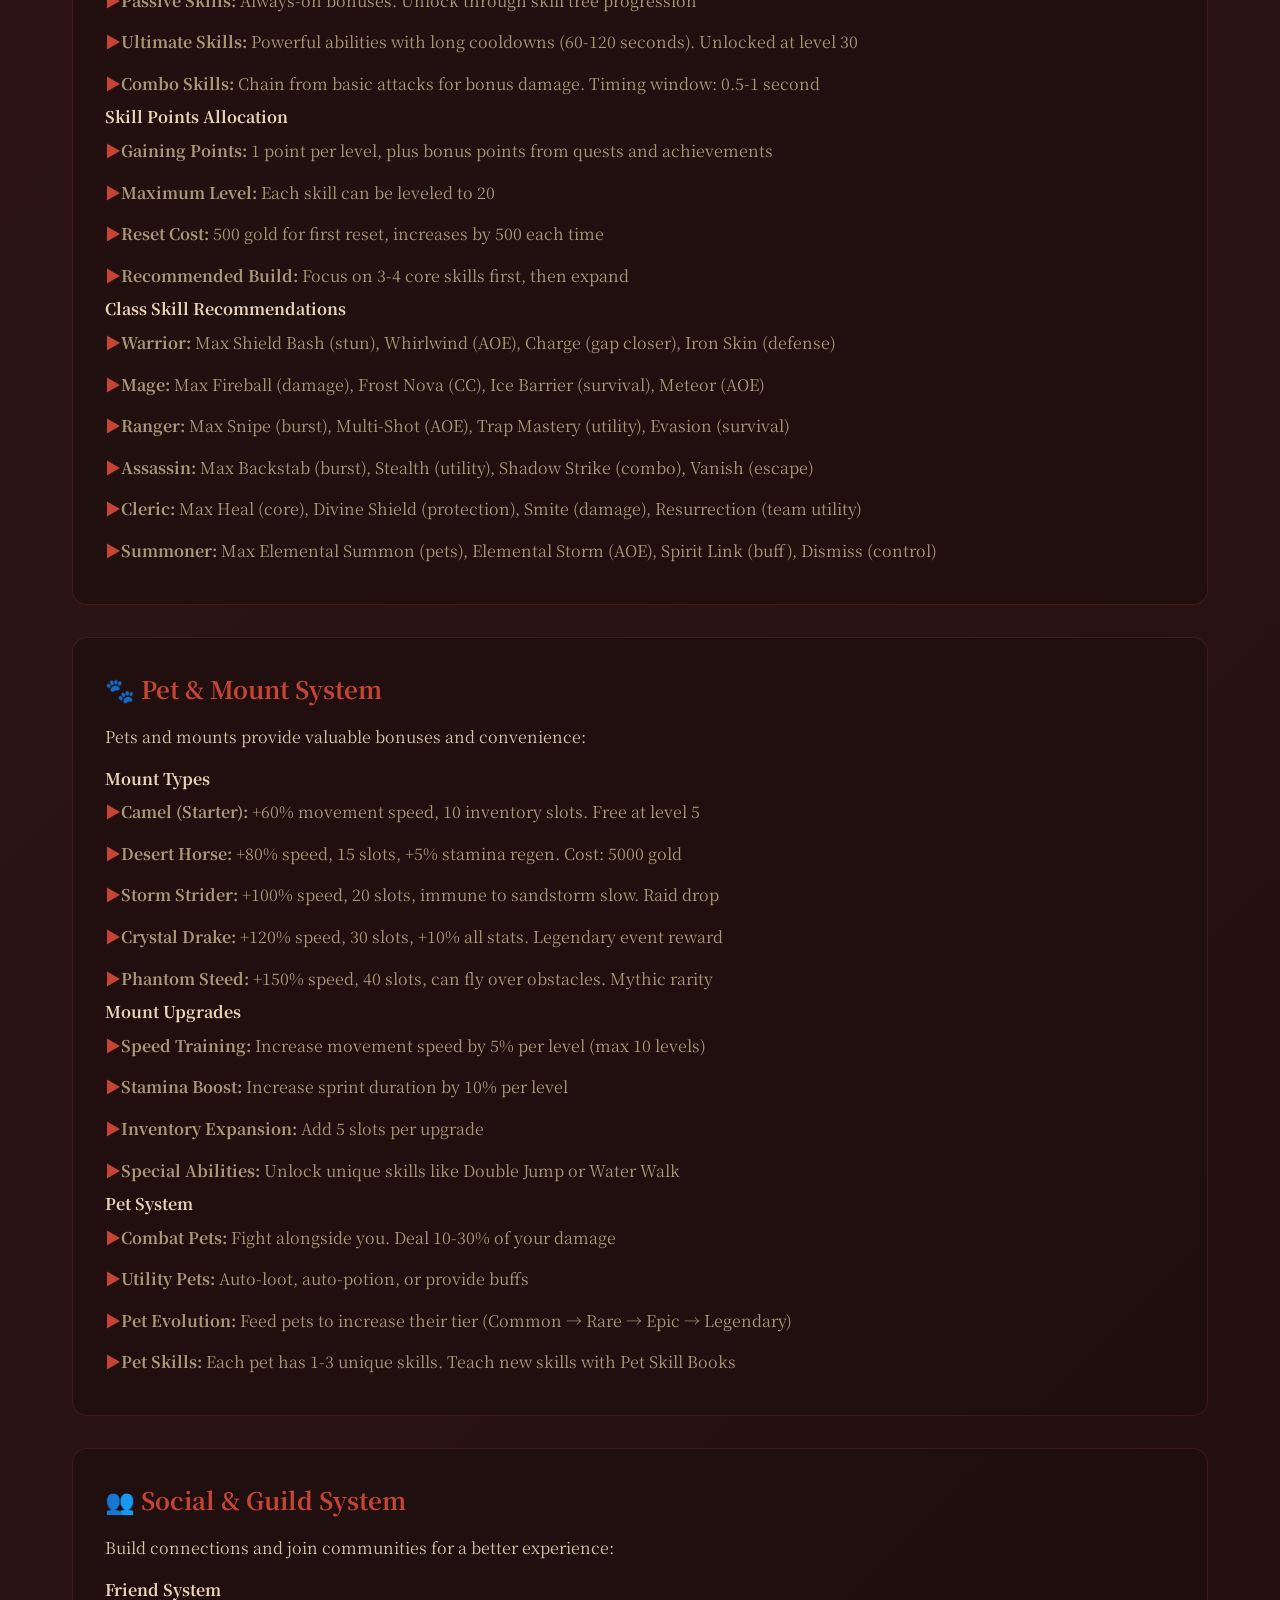
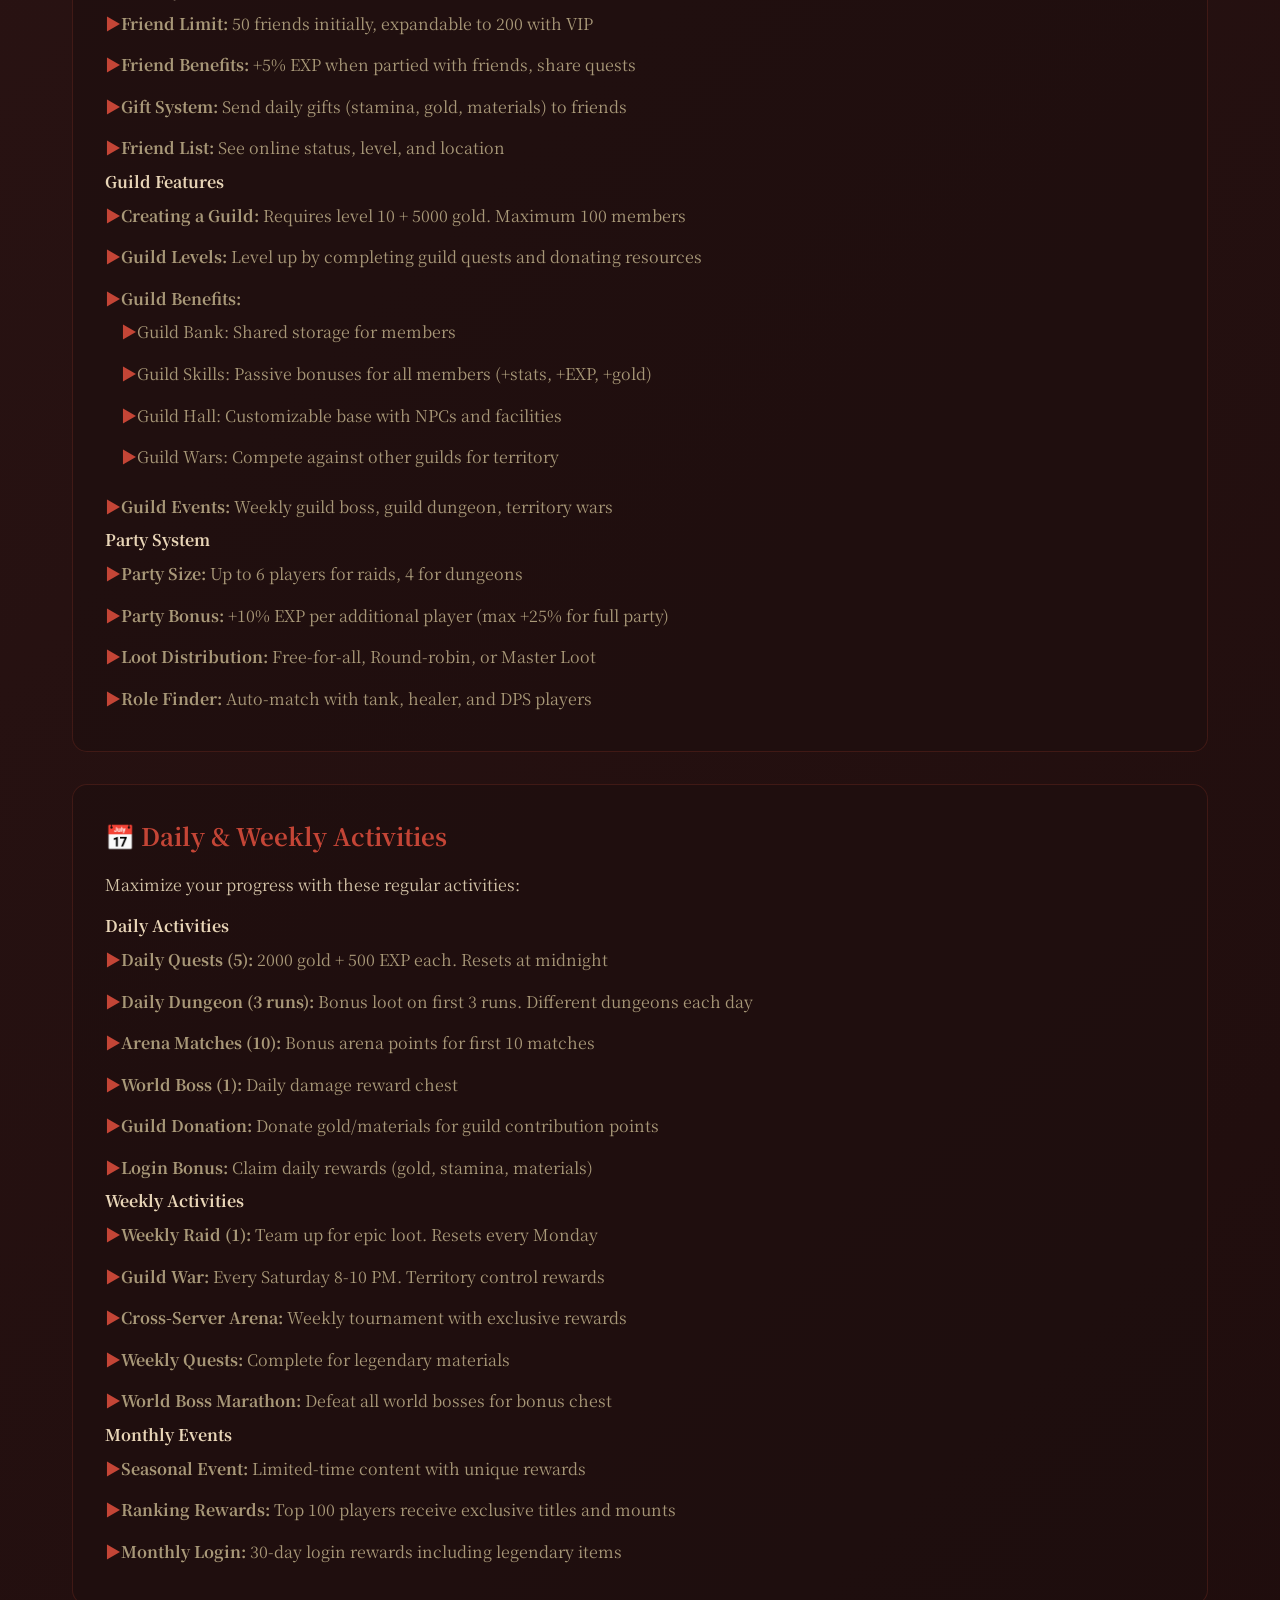
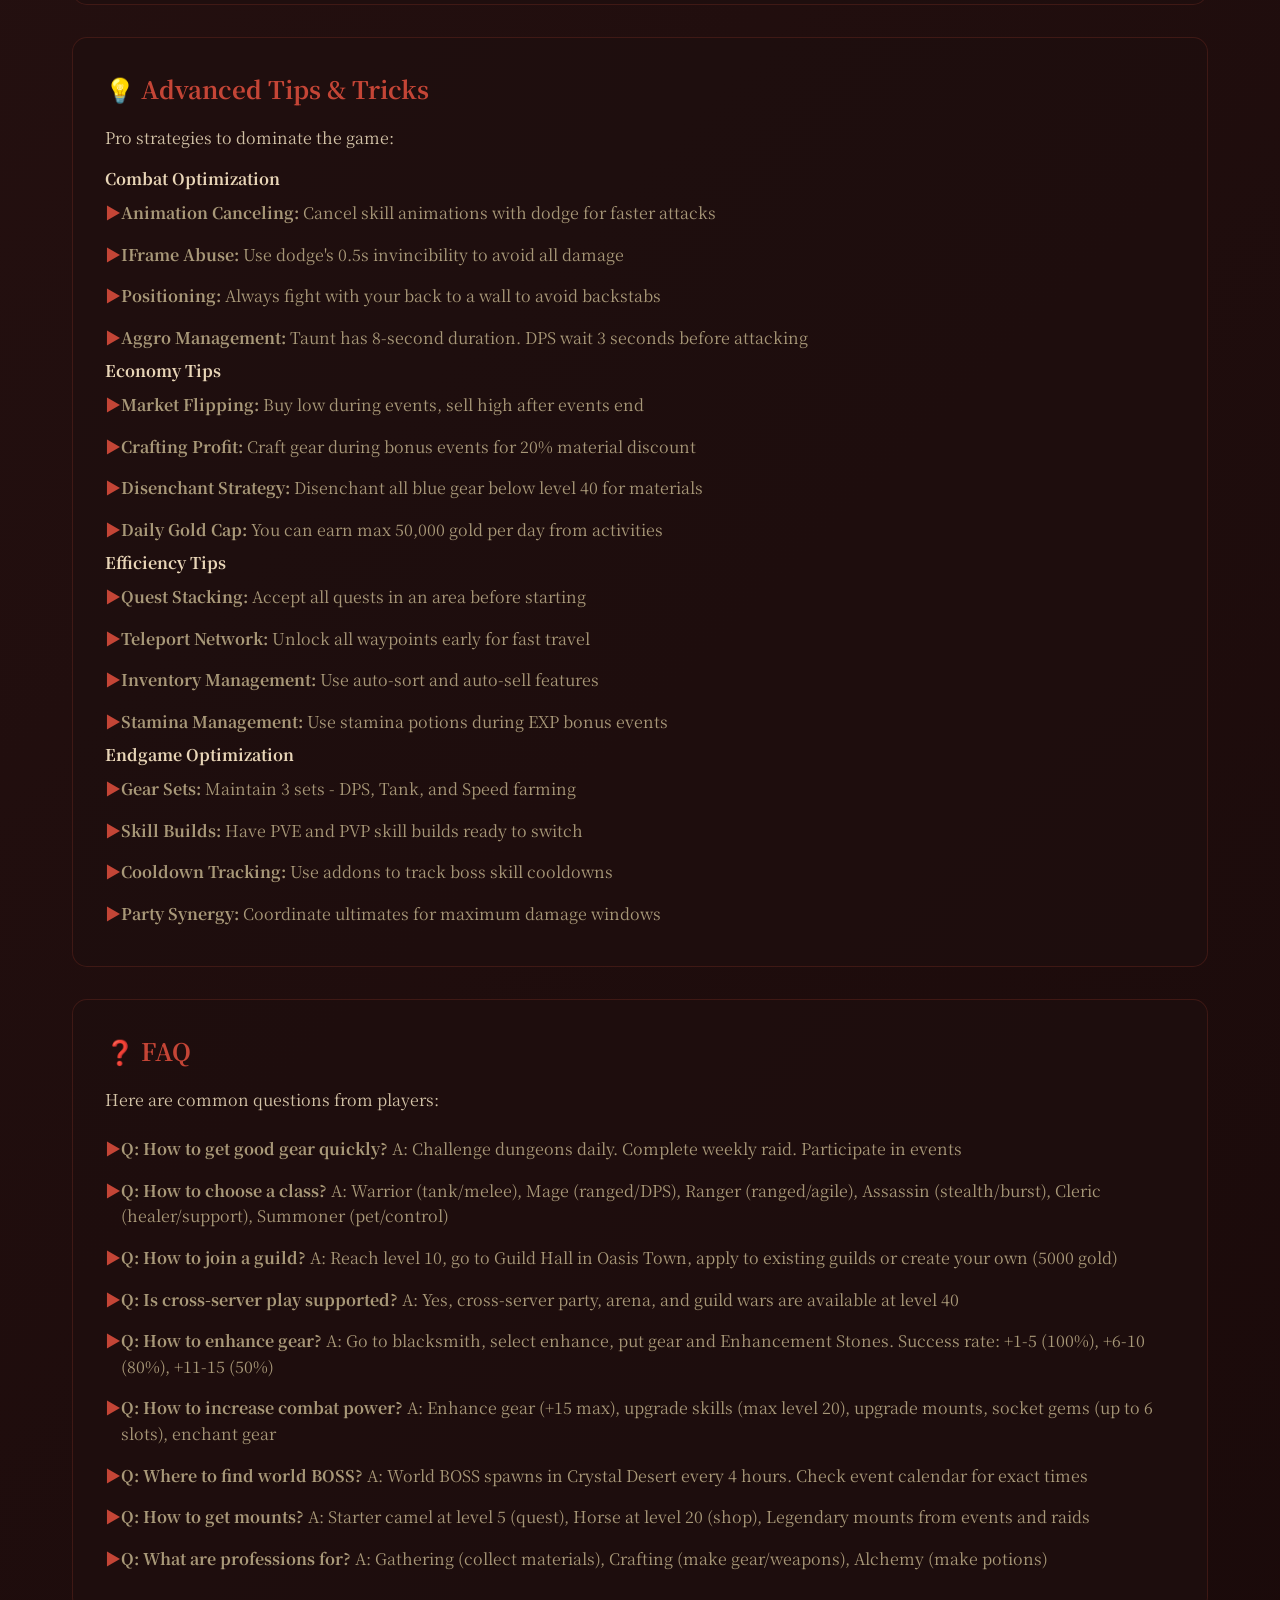
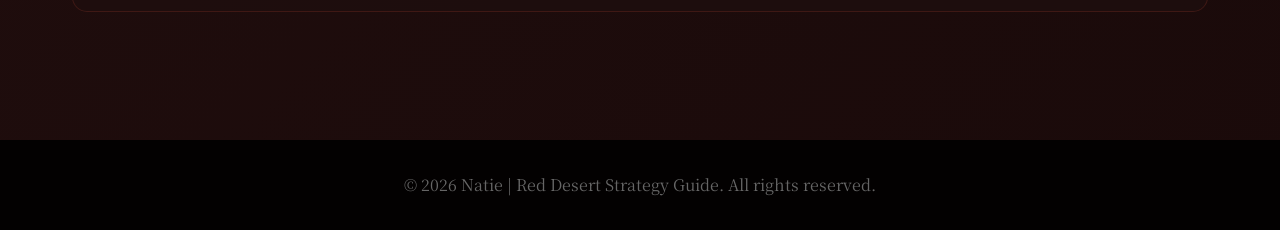
<file: guide.html>
<!DOCTYPE html>
<html lang="en">
<head>
    <meta charset="UTF-8">
    <meta name="viewport" content="width=device-width, initial-scale=1.0">
    <title>NTY | Red Desert - Game Guide</title>
    <link rel="stylesheet" href="styles.css">
    <link href="https://fonts.googleapis.com/css2?family=Noto+Serif+SC:wght@400;600;700&family=Noto+Serif:wght@400;600;700&display=swap" rel="stylesheet">
</head>
<body>
    <header class="header">
        <nav class="navbar">
            <div class="logo">
                <div class="logo-icon">⚔️</div>
                <span>NTY | Red Desert</span>
            </div>
            <ul class="nav-links">
                <li><a href="index.html">Home</a></li>
                <li><a href="guide.html" class="active">Game Guide</a></li>
                <li><a href="characters.html">Characters</a></li>
                <li><a href="maps.html">Maps</a></li>
                <li><a href="equipment.html">Equipment</a></li>
            </ul>
        </nav>
    </header>

    <main class="main-content">
        <div class="guide-content">
            <h1 class="page-title">Game Guide</h1>

            <section class="guide-section">
                <h3>🎮 Quick Start Guide</h3>
                <p>Welcome to the world of Red Desert! As a new player, here's what you need to know:</p>
                <ul>
                    <li><strong>Learn the Controls:</strong> WASD to move, Left-click to attack, Right-click for heavy attack, Space to jump, Shift to dodge, E to interact, R to sheath/unsheath weapon</li>
                    <li><strong>Complete Main Quests:</strong> Main quests are key to unlocking new content, areas, and story progression. Follow the golden quest markers</li>
                    <li><strong>Master Skills:</strong> Each class has a unique skill tree. Press K to open the skill window. Allocate skill points wisely to create your playstyle</li>
                    <li><strong>Build Your Gear:</strong> Obtain initial gear through quests and dungeons, then enhance it at the blacksmith. Don't forget to equip accessories!</li>
                    <li><strong>Manage Inventory:</strong> Inventory space is limited (20 slots initially). Press I to open inventory. Use the bank (B) to store items. Sell unwanted items to vendors</li>
                    <li><strong>Use Mounts:</strong> Press T to summon your mount. Mounts increase movement speed by 60%. Upgrade mounts for better stats</li>
                    <li><strong>Join a Guild:</strong> Guilds provide bonuses, shared storage, and group activities. Find guild NPCs in major cities</li>
                </ul>
            </section>

            <section class="guide-section">
                <h3>⚡ Combat Techniques</h3>
                <p>Combat is the core gameplay in Red Desert. Master these techniques to survive in the desert:</p>
                
                <h4>Basic Combat Tips</h4>
                <ul>
                    <li><strong>Use Dodge Wisely:</strong> Dodge (Shift) can avoid enemy attacks and provides 0.5 seconds of invincibility. 3-second cooldown makes it essential for survival</li>
                    <li><strong>Skill Combos:</strong> Chain skills for combo bonuses. Most skills have a follow-up attack if pressed within 1 second</li>
                    <li><strong>Elemental System:</strong> Fire beats Wind (burn damage over time), Wind beats Earth (knockback), Earth beats Water (absorb), Water beats Fire (extinguish)</li>
                    <li><strong>Break System:</strong> Attacking enemies builds break gauge (yellow bar). When full, enemies enter break state for 5 seconds - 150% damage taken</li>
                    <li><strong>Block:</strong> Hold Right-click to block. Reduces damage by 50% but drains stamina</li>
                    <li><strong>Backstab:</strong> Attack from behind for 200% critical damage. Works on most enemies except bosses</li>
                </ul>

                <h4>Advanced Combat Mechanics</h4>
                <ul>
                    <li><strong>Parry:</strong> Block just before an attack lands to parry. Reflects damage and stuns enemy for 2 seconds</li>
                    <li><strong>Interrupt:</strong> Certain skills can interrupt enemy casting. Look for the red cast bar</li>
                    <li><strong>AOE Avoidance:</strong> Most AOE attacks have ground indicators. Move to safe zones quickly</li>
                    <li><strong>Healing Items:</strong> Use potions (HP/MP) and food (regeneration) during combat. 3-second use time - find cover!</li>
                </ul>

                <h4>BOSS Battle Guide</h4>
                <ul>
                    <li><strong>Observe Patterns:</strong> Each BOSS has unique attack patterns - swipe, charge, AOE, and special skills. Learn the timing</li>
                    <li><strong>Find Weak Points:</strong> BOSS weak spots are usually glowing (head, chest, or limbs). Attack them for 150% damage</li>
                    <li><strong>Team Coordination:</strong> Tank: hold aggro with taunt skills. DPS: focus weak points. Healer: keep everyone above 50% HP</li>
                    <li><strong>Watch Environment:</strong> Environmental hazards (fire, poison, spikes) deal massive damage. Stay alert</li>
                    <li><strong>Phase Transitions:</strong> BOSS changes pattern at 70%, 40%, and 10% HP. Prepare for new attacks</li>
                    <li><strong>Enrage Mode:</strong> After 5 minutes, BOSS enters enrage - 200% damage. Finish quickly!</li>
                </ul>

                <h4>Class-Specific Combat Tips</h4>
                <ul>
                    <li><strong>Warrior:</strong> Use Shield Bash to stun, then combo with Whirlwind. Save Charge for gap closing</li>
                    <li><strong>Mage:</strong> Keep distance. Use Frost Nova to slow, then Fireball spam. Ice Barrier for emergencies</li>
                    <li><strong>Ranger:</strong> Circle strafe while shooting. Use traps to control crowds. Snipe for critical hits</li>
                    <li><strong>Assassin:</strong> Use Stealth to get behind targets. Backstab + Shadow Strike combo for burst</li>
                    <li><strong>Cleric:</strong> Keep Heal over Time active. Use Divine Shield on tank. Smite for damage when safe</li>
                    <li><strong>Summoner:</strong> Keep minions alive. Use Elemental Storm for AOE. Switch elements based on enemy weakness</li>
                </ul>
            </section>

            <section class="guide-section">
                <h3>📈 Leveling Guide</h3>
                <p>Fast leveling is key to growing stronger. Here's an efficient leveling path:</p>
                
                <h4>Level 1-10: Starter Village "Sandspring"</h4>
                <ul>
                    <li>Complete all main quests - they guide you through basics</li>
                    <li>Learn basic skills at level 2, 5, and 8</li>
                    <li>Obtain starter gear set from quest rewards</li>
                    <li>Unlock mount (Camel) at level 5</li>
                    <li>Complete "The First Step" quest to move to Oasis Town</li>
                </ul>

                <h4>Level 10-20: Oasis Town</h4>
                <ul>
                    <li>Main quests: "The Lost Oasis", "Sand Pirates", "Ancient Ruins"</li>
                    <li>Unlock secondary professions at level 12: Gathering, Crafting, Alchemy</li>
                    <li>Challenge first dungeon "Sand Cave" (level 15+) - drops green gear</li>
                    <li>Join or create a guild at level 15</li>
                    <li>Daily quests available at level 18 - good for gold</li>
                </ul>

                <h4>Level 20-30: Fire Temple Region</h4>
                <ul>
                    <li>Main quests: "Flame Guardian", "Temple Secrets", "Elemental Trials"</li>
                    <li>Elite dungeon "Blazing Abyss" (level 25+) - drops blue gear</li>
                    <li>Unlock PVP Arena at level 22</li>
                    <li>Start gear enhancement at blacksmith (requires Enhancement Stones)</li>
                    <li>Gem socketing unlocked at level 28</li>
                </ul>

                <h4>Level 30-40: Storm Fortress</h4>
                <ul>
                    <li>Main quests: "Storm King", "Fortress Siege", "Skyward Challenge"</li>
                    <li>Team raid "Storm's Peak" (level 35+) - 6 players, drops purple gear</li>
                    <li>Mount upgrade system unlocked - feed mounts special items</li>
                    <li>Participate in faction wars (Storm vs Desert) at level 32</li>
                    <li>Daily dungeon runs for XP and materials</li>
                </ul>

                <h4>Level 40-50: Crystal Desert</h4>
                <ul>
                    <li>Main quests: "Crystal Guardian", "Desert Core", "Final Trial"</li>
                    <li>Legendary dungeon "Crystal Depths" (level 45+) - drops orange gear</li>
                    <li>Cross-server arena unlocked</li>
                    <li>Craft legendary equipment at level 48</li>
                    <li>World BOSS spawns every 4 hours - rare drops!</li>
                </ul>

                <h4>Level 50+: Endgame Content</h4>
                <ul>
                    <li>Mythic dungeon "Desert Throne" - ultimate challenge</li>
                    <li>Seasonal events and limited-time content</li>
                    <li>Cross-server guild wars</li>
                    <li>Legendary mount collection</li>
                </ul>
            </section>

            <section class="guide-section">
                <h3>💎 Resource Farming</h3>
                <p>Resources are essential for character progression:</p>
                
                <h4>Gold Farming</h4>
                <ul>
                    <li><strong>Quest Rewards:</strong> Main quests give 500-2000 gold each. Side quests 100-500 gold</li>
                    <li><strong>Dungeon Drops:</strong> Normal dungeons: 200-500 gold. Elite dungeons: 1000-3000 gold</li>
                    <li><strong>Market Trading:</strong> Sell rare crafting materials (Crystals, Enchantment Scrolls)</li>
                    <li><strong>Daily Activities:</strong> 5 daily quests = 2000 gold. Weekly events = 5000 gold</li>
                    <li><strong>Treasure Maps:</strong> Buy maps from vendors, dig for gold and rare items</li>
                </ul>

                <h4>Experience Farming</h4>
                <ul>
                    <li><strong>Main Quests:</strong> Best XP per time - always prioritize</li>
                    <li><strong>Elite Monsters:</strong> 50% more XP than regular monsters. Look for named elites</li>
                    <li><strong>Dungeons:</strong> Full clear gives 10-20% of level XP</li>
                    <li><strong>EXP Potions:</strong> Golden Experience Potion = 10% XP boost for 30 minutes</li>
                    <li><strong>Party Bonus:</strong> 2 players = 10% boost, 4 players = 25% boost</li>
                </ul>

                <h4>Material Farming</h4>
                <ul>
                    <li><strong>Gathering:</strong> Ore nodes (Iron, Copper, Silver), Herbs (Healing Root, Mana Flower), Wood (Desert Oak)</li>
                    <li><strong>Disenchanting:</strong> Green gear = Common Dust, Blue = Rare Dust, Purple = Epic Essence</li>
                    <li><strong>Dungeon Drops:</strong> Enhancement Stones, Gem Stones, Enchantment Scrolls</li>
                    <li><strong>Event Rewards:</strong> Limited-time materials for legendary crafting</li>
                    <li><strong>World BOSS:</strong> Guaranteed rare materials and chance at legendary recipes</li>
                </ul>
            </section>

            <section class="guide-section">
                <h3>🏆 Arena Guide</h3>
                <p>Arena is where you showcase your strength. Here are PVP tips:</p>
                
                <h4>Basic PVP Tips</h4>
                <ul>
                    <li><strong>Class Counter:</strong> Warrior beats Assassin, Assassin beats Mage, Mage beats Ranger, Ranger beats Cleric, Cleric beats Warrior, Summoner is wildcard</li>
                    <li><strong>Skill Prediction:</strong> Watch for skill animations. Most skills have 0.5-1 second cast time</li>
                    <li><strong>Use Terrain:</strong> Arena has pillars and obstacles. Use them to break line of sight</li>
                    <li><strong>Combo Chain:</strong> Master 3-4 skill combos for maximum damage</li>
                </ul>

                <h4>Arena Strategies by Class</h4>
                <ul>
                    <li><strong>Warrior:</strong> Start with Charge, then Shield Bash, then Whirlwind. Use Execute on low HP</li>
                    <li><strong>Mage:</strong> Keep distance. Use Frost Nova to slow, Fireball spam, Ice Barrier when pressured</li>
                    <li><strong>Ranger:</strong> Keep moving. Use traps to zone enemies. Snipe when they're CC'd</li>
                    <li><strong>Assassin:</strong> Stealth, Backstab, Shadow Strike, vanish, repeat</li>
                    <li><strong>Cleric:</strong> Keep shields up. Use Smite for damage, heal when needed. Divine Shield for burst</li>
                    <li><strong>Summoner:</strong> Summon minions first. Use crowd control, then elemental combos</li>
                </ul>

                <h4>Rank Rewards</h4>
                <ul>
                    <li>Bronze (1000-1499): Rare crafting materials</li>
                    <li>Silver (1500-1999): Epic equipment box</li>
                    <li>Gold (2000-2499): Legendary accessory</li>
                    <li>Platinum (2500+): Exclusive mount skin</li>
                </ul>
            </section>

            <section class="guide-section">
                <h3>🏰 Dungeon Guide</h3>
                <p>Dungeons are the best source of gear and materials:</p>
                
                <h4>Sand Cave (Level 15+)</h4>
                <ul>
                    <li>BOSS: Sand Golem - uses sand AOE and ground pounds</li>
                    <li>Drops: Green gear, Basic Enhancement Stones</li>
                    <li>Tips: Avoid sand vortexes. Attack when it's vulnerable after ground pound</li>
                </ul>

                <h4>Blazing Abyss (Level 25+)</h4>
                <ul>
                    <li>BOSS: Fire Elemental - uses fireballs, flame waves, and meteor strike</li>
                    <li>Drops: Blue gear, Rare Enhancement Stones, Fire Crystals</li>
                    <li>Tips: Stay spread out. Hide behind pillars during meteor strike</li>
                </ul>

                <h4>Storm's Peak (Level 35+ - 6 Players)</h4>
                <ul>
                    <li>BOSS: Storm Lord - uses lightning bolts, tornadoes, and storm surge</li>
                    <li>Drops: Purple gear, Epic Enhancement Stones, Storm Essence</li>
                    <li>Tips: Assign players to handle tornadoes. Healer must keep tank alive during storm surge</li>
                </ul>

                <h4>Crystal Depths (Level 45+)</h4>
                <ul>
                    <li>BOSS: Crystal Guardian - uses crystal spikes, laser beams, and petrification</li>
                    <li>Drops: Orange gear, Legendary Enhancement Stones, Primal Crystals</li>
                    <li>Tips: Destroy crystal pillars to weaken boss. Avoid petrification at all costs</li>
                </ul>
            </section>

            <section class="guide-section">
                <h3>🎯 Skill System Deep Dive</h3>
                <p>Master the skill system to maximize your character's potential:</p>
                
                <h4>Skill Types</h4>
                <ul>
                    <li><strong>Active Skills:</strong> Manually activated abilities with cooldowns. Each class has 8-12 active skills</li>
                    <li><strong>Passive Skills:</strong> Always-on bonuses. Unlock through skill tree progression</li>
                    <li><strong>Ultimate Skills:</strong> Powerful abilities with long cooldowns (60-120 seconds). Unlocked at level 30</li>
                    <li><strong>Combo Skills:</strong> Chain from basic attacks for bonus damage. Timing window: 0.5-1 second</li>
                </ul>

                <h4>Skill Points Allocation</h4>
                <ul>
                    <li><strong>Gaining Points:</strong> 1 point per level, plus bonus points from quests and achievements</li>
                    <li><strong>Maximum Level:</strong> Each skill can be leveled to 20</li>
                    <li><strong>Reset Cost:</strong> 500 gold for first reset, increases by 500 each time</li>
                    <li><strong>Recommended Build:</strong> Focus on 3-4 core skills first, then expand</li>
                </ul>

                <h4>Class Skill Recommendations</h4>
                <ul>
                    <li><strong>Warrior:</strong> Max Shield Bash (stun), Whirlwind (AOE), Charge (gap closer), Iron Skin (defense)</li>
                    <li><strong>Mage:</strong> Max Fireball (damage), Frost Nova (CC), Ice Barrier (survival), Meteor (AOE)</li>
                    <li><strong>Ranger:</strong> Max Snipe (burst), Multi-Shot (AOE), Trap Mastery (utility), Evasion (survival)</li>
                    <li><strong>Assassin:</strong> Max Backstab (burst), Stealth (utility), Shadow Strike (combo), Vanish (escape)</li>
                    <li><strong>Cleric:</strong> Max Heal (core), Divine Shield (protection), Smite (damage), Resurrection (team utility)</li>
                    <li><strong>Summoner:</strong> Max Elemental Summon (pets), Elemental Storm (AOE), Spirit Link (buff), Dismiss (control)</li>
                </ul>
            </section>

            <section class="guide-section">
                <h3>🐾 Pet & Mount System</h3>
                <p>Pets and mounts provide valuable bonuses and convenience:</p>
                
                <h4>Mount Types</h4>
                <ul>
                    <li><strong>Camel (Starter):</strong> +60% movement speed, 10 inventory slots. Free at level 5</li>
                    <li><strong>Desert Horse:</strong> +80% speed, 15 slots, +5% stamina regen. Cost: 5000 gold</li>
                    <li><strong>Storm Strider:</strong> +100% speed, 20 slots, immune to sandstorm slow. Raid drop</li>
                    <li><strong>Crystal Drake:</strong> +120% speed, 30 slots, +10% all stats. Legendary event reward</li>
                    <li><strong>Phantom Steed:</strong> +150% speed, 40 slots, can fly over obstacles. Mythic rarity</li>
                </ul>

                <h4>Mount Upgrades</h4>
                <ul>
                    <li><strong>Speed Training:</strong> Increase movement speed by 5% per level (max 10 levels)</li>
                    <li><strong>Stamina Boost:</strong> Increase sprint duration by 10% per level</li>
                    <li><strong>Inventory Expansion:</strong> Add 5 slots per upgrade</li>
                    <li><strong>Special Abilities:</strong> Unlock unique skills like Double Jump or Water Walk</li>
                </ul>

                <h4>Pet System</h4>
                <ul>
                    <li><strong>Combat Pets:</strong> Fight alongside you. Deal 10-30% of your damage</li>
                    <li><strong>Utility Pets:</strong> Auto-loot, auto-potion, or provide buffs</li>
                    <li><strong>Pet Evolution:</strong> Feed pets to increase their tier (Common → Rare → Epic → Legendary)</li>
                    <li><strong>Pet Skills:</strong> Each pet has 1-3 unique skills. Teach new skills with Pet Skill Books</li>
                </ul>
            </section>

            <section class="guide-section">
                <h3>👥 Social & Guild System</h3>
                <p>Build connections and join communities for a better experience:</p>
                
                <h4>Friend System</h4>
                <ul>
                    <li><strong>Friend Limit:</strong> 50 friends initially, expandable to 200 with VIP</li>
                    <li><strong>Friend Benefits:</strong> +5% EXP when partied with friends, share quests</li>
                    <li><strong>Gift System:</strong> Send daily gifts (stamina, gold, materials) to friends</li>
                    <li><strong>Friend List:</strong> See online status, level, and location</li>
                </ul>

                <h4>Guild Features</h4>
                <ul>
                    <li><strong>Creating a Guild:</strong> Requires level 10 + 5000 gold. Maximum 100 members</li>
                    <li><strong>Guild Levels:</strong> Level up by completing guild quests and donating resources</li>
                    <li><strong>Guild Benefits:</strong>
                        <ul>
                            <li>Guild Bank: Shared storage for members</li>
                            <li>Guild Skills: Passive bonuses for all members (+stats, +EXP, +gold)</li>
                            <li>Guild Hall: Customizable base with NPCs and facilities</li>
                            <li>Guild Wars: Compete against other guilds for territory</li>
                        </ul>
                    </li>
                    <li><strong>Guild Events:</strong> Weekly guild boss, guild dungeon, territory wars</li>
                </ul>

                <h4>Party System</h4>
                <ul>
                    <li><strong>Party Size:</strong> Up to 6 players for raids, 4 for dungeons</li>
                    <li><strong>Party Bonus:</strong> +10% EXP per additional player (max +25% for full party)</li>
                    <li><strong>Loot Distribution:</strong> Free-for-all, Round-robin, or Master Loot</li>
                    <li><strong>Role Finder:</strong> Auto-match with tank, healer, and DPS players</li>
                </ul>
            </section>

            <section class="guide-section">
                <h3>📅 Daily & Weekly Activities</h3>
                <p>Maximize your progress with these regular activities:</p>
                
                <h4>Daily Activities</h4>
                <ul>
                    <li><strong>Daily Quests (5):</strong> 2000 gold + 500 EXP each. Resets at midnight</li>
                    <li><strong>Daily Dungeon (3 runs):</strong> Bonus loot on first 3 runs. Different dungeons each day</li>
                    <li><strong>Arena Matches (10):</strong> Bonus arena points for first 10 matches</li>
                    <li><strong>World Boss (1):</strong> Daily damage reward chest</li>
                    <li><strong>Guild Donation:</strong> Donate gold/materials for guild contribution points</li>
                    <li><strong>Login Bonus:</strong> Claim daily rewards (gold, stamina, materials)</li>
                </ul>

                <h4>Weekly Activities</h4>
                <ul>
                    <li><strong>Weekly Raid (1):</strong> Team up for epic loot. Resets every Monday</li>
                    <li><strong>Guild War:</strong> Every Saturday 8-10 PM. Territory control rewards</li>
                    <li><strong>Cross-Server Arena:</strong> Weekly tournament with exclusive rewards</li>
                    <li><strong>Weekly Quests:</strong> Complete for legendary materials</li>
                    <li><strong>World Boss Marathon:</strong> Defeat all world bosses for bonus chest</li>
                </ul>

                <h4>Monthly Events</h4>
                <ul>
                    <li><strong>Seasonal Event:</strong> Limited-time content with unique rewards</li>
                    <li><strong>Ranking Rewards:</strong> Top 100 players receive exclusive titles and mounts</li>
                    <li><strong>Monthly Login:</strong> 30-day login rewards including legendary items</li>
                </ul>
            </section>

            <section class="guide-section">
                <h3>💡 Advanced Tips & Tricks</h3>
                <p>Pro strategies to dominate the game:</p>
                
                <h4>Combat Optimization</h4>
                <ul>
                    <li><strong>Animation Canceling:</strong> Cancel skill animations with dodge for faster attacks</li>
                    <li><strong>IFrame Abuse:</strong> Use dodge's 0.5s invincibility to avoid all damage</li>
                    <li><strong>Positioning:</strong> Always fight with your back to a wall to avoid backstabs</li>
                    <li><strong>Aggro Management:</strong> Taunt has 8-second duration. DPS wait 3 seconds before attacking</li>
                </ul>

                <h4>Economy Tips</h4>
                <ul>
                    <li><strong>Market Flipping:</strong> Buy low during events, sell high after events end</li>
                    <li><strong>Crafting Profit:</strong> Craft gear during bonus events for 20% material discount</li>
                    <li><strong>Disenchant Strategy:</strong> Disenchant all blue gear below level 40 for materials</li>
                    <li><strong>Daily Gold Cap:</strong> You can earn max 50,000 gold per day from activities</li>
                </ul>

                <h4>Efficiency Tips</h4>
                <ul>
                    <li><strong>Quest Stacking:</strong> Accept all quests in an area before starting</li>
                    <li><strong>Teleport Network:</strong> Unlock all waypoints early for fast travel</li>
                    <li><strong>Inventory Management:</strong> Use auto-sort and auto-sell features</li>
                    <li><strong>Stamina Management:</strong> Use stamina potions during EXP bonus events</li>
                </ul>

                <h4>Endgame Optimization</h4>
                <ul>
                    <li><strong>Gear Sets:</strong> Maintain 3 sets - DPS, Tank, and Speed farming</li>
                    <li><strong>Skill Builds:</strong> Have PVE and PVP skill builds ready to switch</li>
                    <li><strong>Cooldown Tracking:</strong> Use addons to track boss skill cooldowns</li>
                    <li><strong>Party Synergy:</strong> Coordinate ultimates for maximum damage windows</li>
                </ul>
            </section>

            <section class="guide-section">
                <h3>❓ FAQ</h3>
                <p>Here are common questions from players:</p>
                <ul>
                    <li><strong>Q: How to get good gear quickly?</strong> A: Challenge dungeons daily. Complete weekly raid. Participate in events</li>
                    <li><strong>Q: How to choose a class?</strong> A: Warrior (tank/melee), Mage (ranged/DPS), Ranger (ranged/agile), Assassin (stealth/burst), Cleric (healer/support), Summoner (pet/control)</li>
                    <li><strong>Q: How to join a guild?</strong> A: Reach level 10, go to Guild Hall in Oasis Town, apply to existing guilds or create your own (5000 gold)</li>
                    <li><strong>Q: Is cross-server play supported?</strong> A: Yes, cross-server party, arena, and guild wars are available at level 40</li>
                    <li><strong>Q: How to enhance gear?</strong> A: Go to blacksmith, select enhance, put gear and Enhancement Stones. Success rate: +1-5 (100%), +6-10 (80%), +11-15 (50%)</li>
                    <li><strong>Q: How to increase combat power?</strong> A: Enhance gear (+15 max), upgrade skills (max level 20), upgrade mounts, socket gems (up to 6 slots), enchant gear</li>
                    <li><strong>Q: Where to find world BOSS?</strong> A: World BOSS spawns in Crystal Desert every 4 hours. Check event calendar for exact times</li>
                    <li><strong>Q: How to get mounts?</strong> A: Starter camel at level 5 (quest), Horse at level 20 (shop), Legendary mounts from events and raids</li>
                    <li><strong>Q: What are professions for?</strong> A: Gathering (collect materials), Crafting (make gear/weapons), Alchemy (make potions)</li>
                </ul>
            </section>
        </div>
    </main>

    <div class="feedback-toggle" id="feedback-toggle">
        <span class="toggle-icon">💬</span>
        <span class="toggle-arrow">›</span>
    </div>

    <div class="feedback-panel" id="feedback-panel">
        <div class="panel-body">
            <div class="panel-header">
                <h3>💬 Feedback</h3>
                <span class="close-btn" id="close-btn">✕</span>
            </div>
            
            <div class="panel-content">
                <div class="feedback-form">
                    <form id="feedback-form">
                        <div class="form-group">
                            <label for="name">Your Name</label>
                            <input type="text" id="name" name="name" placeholder="Enter your name" required>
                        </div>
                        <div class="form-group">
                            <label for="email">Email</label>
                            <input type="email" id="email" name="email" placeholder="Enter your email (optional)">
                        </div>
                        <div class="form-group">
                            <label for="message">Message</label>
                            <textarea id="message" name="message" placeholder="Enter your feedback or suggestions..." rows="4" required></textarea>
                        </div>
                        <button type="submit" class="submit-btn">Submit</button>
                    </form>
                </div>
                
                <div class="feedback-list">
                    <h4>Latest Comments</h4>
                    <div id="comments-list">
                        <div class="comment-item">
                            <div class="comment-header">
                                <span class="comment-name">Explorer Xiao Ming</span>
                                <span class="comment-date">May 19, 2026</span>
                            </div>
                            <p class="comment-content">Very detailed guides, very helpful! Looking forward to more dungeon guides!</p>
                        </div>
                        <div class="comment-item">
                            <div class="comment-header">
                                <span class="comment-name">Desert Warrior</span>
                                <span class="comment-date">May 18, 2026</span>
                            </div>
                            <p class="comment-content">Excellent character guides, very helpful for new players!</p>
                        </div>
                    </div>
                </div>
            </div>
        </div>
    </div>

    <footer class="footer">
        <div class="footer-content">
            <p>&copy; 2026 Natie | Red Desert Strategy Guide. All rights reserved.</p>
        </div>
    </footer>

    <script src="script.js"></script>
</body>
</html>
</file>
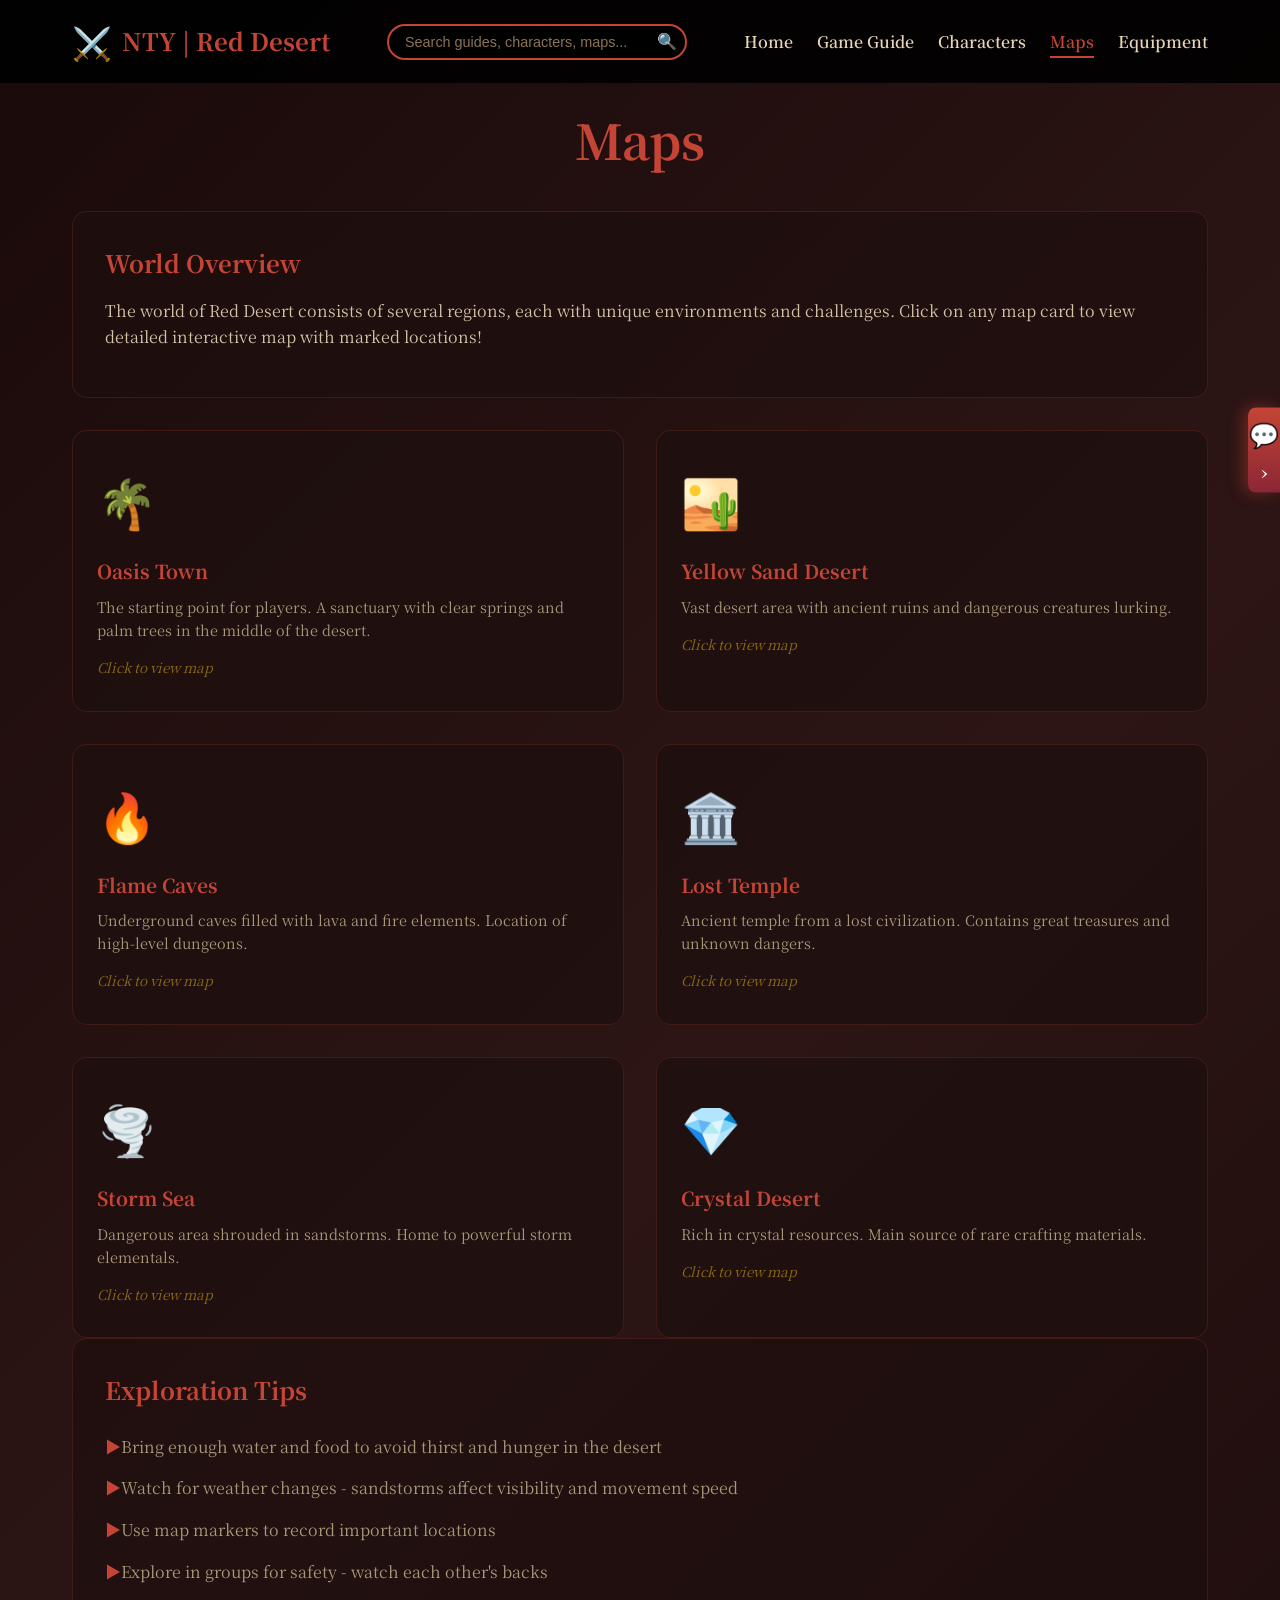
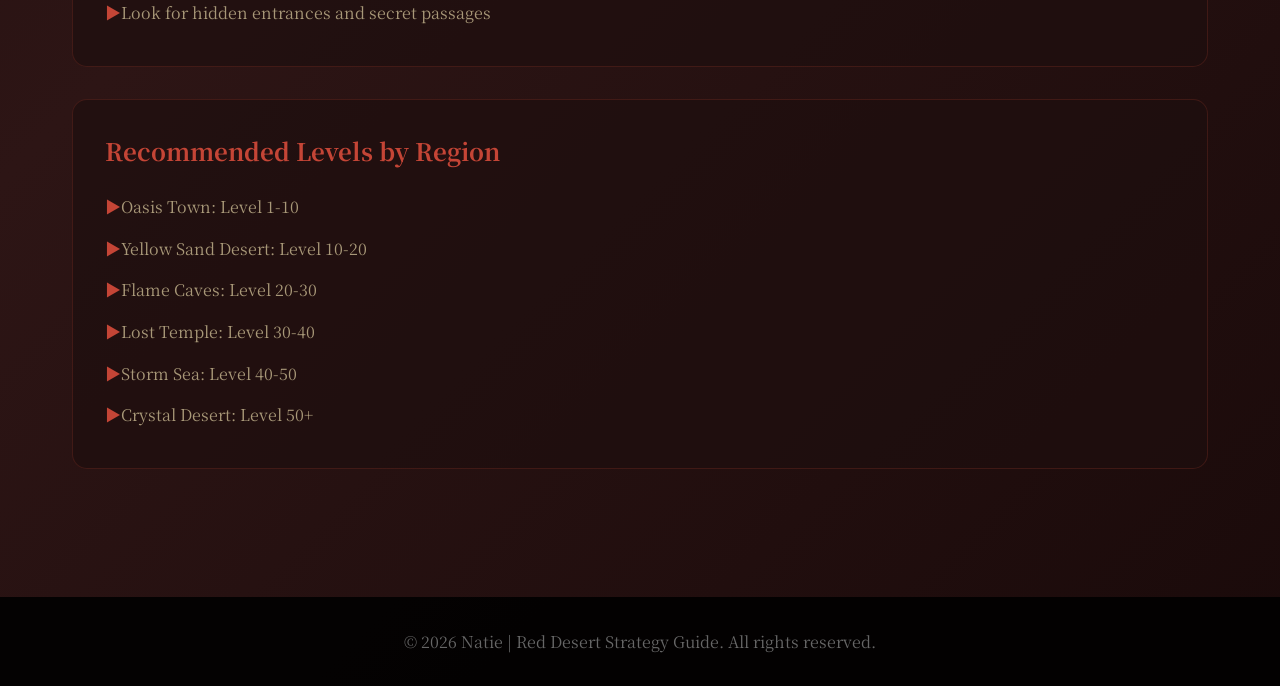
<file: maps.html>
<!DOCTYPE html>
<html lang="en">
<head>
    <meta charset="UTF-8">
    <meta name="viewport" content="width=device-width, initial-scale=1.0">
    <title>NTY | Red Desert - Maps</title>
    <link rel="stylesheet" href="styles.css">
    <link href="https://fonts.googleapis.com/css2?family=Noto+Serif+SC:wght@400;600;700&family=Noto+Serif:wght@400;600;700&display=swap" rel="stylesheet">
</head>
<body>
    <header class="header">
        <nav class="navbar">
            <div class="logo">
                <div class="logo-icon">⚔️</div>
                <span>NTY | Red Desert</span>
            </div>
            <div class="search-container">
                <input type="text" id="search-input" placeholder="Search guides, characters, maps...">
                <button id="search-btn" class="search-btn">🔍</button>
                <div id="search-results" class="search-results"></div>
            </div>
            <ul class="nav-links">
                <li><a href="index.html">Home</a></li>
                <li><a href="guide.html">Game Guide</a></li>
                <li><a href="characters.html">Characters</a></li>
                <li><a href="maps.html" class="active">Maps</a></li>
                <li><a href="equipment.html">Equipment</a></li>
            </ul>
        </nav>
    </header>

    <main class="main-content">
        <div class="maps-content">
            <h1 class="page-title">Maps</h1>

            <section class="map-section">
                <h3>World Overview</h3>
                <p>The world of Red Desert consists of several regions, each with unique environments and challenges. Click on any map card to view detailed interactive map with marked locations!</p>
            </section>

            <div class="map-grid">
                <div class="map-card" onclick="openMapModal('oasis')">
                    <div class="map-icon">🌴</div>
                    <h4>Oasis Town</h4>
                    <p>The starting point for players. A sanctuary with clear springs and palm trees in the middle of the desert.</p>
                    <span class="click-hint">Click to view map</span>
                </div>

                <div class="map-card" onclick="openMapModal('desert')">
                    <div class="map-icon">🏜️</div>
                    <h4>Yellow Sand Desert</h4>
                    <p>Vast desert area with ancient ruins and dangerous creatures lurking.</p>
                    <span class="click-hint">Click to view map</span>
                </div>

                <div class="map-card" onclick="openMapModal('flame')">
                    <div class="map-icon">🔥</div>
                    <h4>Flame Caves</h4>
                    <p>Underground caves filled with lava and fire elements. Location of high-level dungeons.</p>
                    <span class="click-hint">Click to view map</span>
                </div>

                <div class="map-card" onclick="openMapModal('temple')">
                    <div class="map-icon">🏛️</div>
                    <h4>Lost Temple</h4>
                    <p>Ancient temple from a lost civilization. Contains great treasures and unknown dangers.</p>
                    <span class="click-hint">Click to view map</span>
                </div>

                <div class="map-card" onclick="openMapModal('storm')">
                    <div class="map-icon">🌪️</div>
                    <h4>Storm Sea</h4>
                    <p>Dangerous area shrouded in sandstorms. Home to powerful storm elementals.</p>
                    <span class="click-hint">Click to view map</span>
                </div>

                <div class="map-card" onclick="openMapModal('crystal')">
                    <div class="map-icon">💎</div>
                    <h4>Crystal Desert</h4>
                    <p>Rich in crystal resources. Main source of rare crafting materials.</p>
                    <span class="click-hint">Click to view map</span>
                </div>
            </div>

            <section class="map-section">
                <h3>Exploration Tips</h3>
                <ul>
                    <li>Bring enough water and food to avoid thirst and hunger in the desert</li>
                    <li>Watch for weather changes - sandstorms affect visibility and movement speed</li>
                    <li>Use map markers to record important locations</li>
                    <li>Explore in groups for safety - watch each other's backs</li>
                    <li>Look for hidden entrances and secret passages</li>
                </ul>
            </section>

            <section class="map-section">
                <h3>Recommended Levels by Region</h3>
                <ul>
                    <li>Oasis Town: Level 1-10</li>
                    <li>Yellow Sand Desert: Level 10-20</li>
                    <li>Flame Caves: Level 20-30</li>
                    <li>Lost Temple: Level 30-40</li>
                    <li>Storm Sea: Level 40-50</li>
                    <li>Crystal Desert: Level 50+</li>
                </ul>
            </section>
        </div>
    </main>

    <div id="map-modal" class="map-modal">
        <div class="map-modal-content">
            <div class="map-modal-header">
                <h2 id="map-modal-title">Map Title</h2>
                <span class="map-modal-close" onclick="closeMapModal()">&times;</span>
            </div>
            <div class="map-modal-body">
                <div id="interactive-map" class="interactive-map">
                    <div class="map-canvas" id="map-canvas"></div>
                    <div class="map-legend">
                        <h4>Legend</h4>
                        <div class="legend-item"><span class="marker-quest"></span> Quest NPC</div>
                        <div class="legend-item"><span class="marker-dungeon"></span> Dungeon</div>
                        <div class="legend-item"><span class="marker-treasure"></span> Treasure</div>
                        <div class="legend-item"><span class="marker-boss"></span> World Boss</div>
                        <div class="legend-item"><span class="marker-vendor"></span> Vendor</div>
                        <div class="legend-item"><span class="marker-teleport"></span> Teleport</div>
                    </div>
                </div>
                <div class="map-info-panel">
                    <h3 id="map-info-title">Region Information</h3>
                    <div id="map-info-content"></div>
                </div>
            </div>
        </div>
    </div>

    <div class="feedback-toggle" id="feedback-toggle">
        <span class="toggle-icon">💬</span>
        <span class="toggle-arrow">›</span>
    </div>

    <div class="feedback-panel" id="feedback-panel">
        <div class="panel-body">
            <div class="panel-header">
                <h3>💬 Feedback</h3>
                <span class="close-btn" id="close-btn">✕</span>
            </div>
            
            <div class="panel-content">
                <div class="feedback-form">
                    <form id="feedback-form">
                        <div class="form-group">
                            <label for="name">Your Name</label>
                            <input type="text" id="name" name="name" placeholder="Enter your name" required>
                        </div>
                        <div class="form-group">
                            <label for="email">Email</label>
                            <input type="email" id="email" name="email" placeholder="Enter your email (optional)">
                        </div>
                        <div class="form-group">
                            <label for="message">Message</label>
                            <textarea id="message" name="message" placeholder="Enter your feedback or suggestions..." rows="4" required></textarea>
                        </div>
                        <button type="submit" class="submit-btn">Submit</button>
                    </form>
                </div>
                
                <div class="feedback-list">
                    <h4>Latest Comments</h4>
                    <div id="comments-list">
                        <div class="comment-item">
                            <div class="comment-header">
                                <span class="comment-name">Explorer Xiao Ming</span>
                                <span class="comment-date">May 19, 2026</span>
                            </div>
                            <p class="comment-content">Very detailed guides, very helpful! Looking forward to more dungeon guides!</p>
                        </div>
                        <div class="comment-item">
                            <div class="comment-header">
                                <span class="comment-name">Desert Warrior</span>
                                <span class="comment-date">May 18, 2026</span>
                            </div>
                            <p class="comment-content">Excellent character guides, very helpful for new players!</p>
                        </div>
                    </div>
                </div>
            </div>
        </div>
    </div>

    <footer class="footer">
        <div class="footer-content">
            <p>&copy; 2026 Natie | Red Desert Strategy Guide. All rights reserved.</p>
        </div>
    </footer>

    <script src="script.js"></script>
</body>
</html>
</file>
<file: styles.css>
* {
    margin: 0;
    padding: 0;
    box-sizing: border-box;
}

body {
    font-family: 'Noto Serif SC', serif;
    background: linear-gradient(135deg, #1a0a0a 0%, #2d1515 50%, #1a0a0a 100%);
    color: #e8d5b7;
    line-height: 1.6;
    min-height: 100vh;
}

.header {
    background: rgba(0, 0, 0, 0.9);
    position: fixed;
    top: 0;
    width: 100%;
    z-index: 100;
}

.navbar {
    max-width: 1200px;
    margin: 0 auto;
    display: flex;
    justify-content: space-between;
    align-items: center;
    padding: 1rem 2rem;
}

.logo {
    display: flex;
    align-items: center;
    gap: 10px;
    font-size: 1.5rem;
    font-weight: 700;
    color: #c44536;
}

.logo-icon {
    font-size: 2rem;
}

.nav-links {
    display: flex;
    list-style: none;
    gap: 1.5rem;
}

.search-container {
    position: relative;
    display: flex;
    align-items: center;
}

.search-container input {
    padding: 0.5rem 1rem;
    border: 2px solid #c44536;
    border-radius: 20px;
    background: rgba(0, 0, 0, 0.7);
    color: #e8d5b7;
    font-size: 0.9rem;
    width: 300px;
    transition: all 0.3s ease;
    outline: none;
}

.search-container input:focus {
    width: 400px;
    border-color: #d45546;
    box-shadow: 0 0 10px rgba(196, 69, 54, 0.5);
}

.search-container input::placeholder {
    color: #8b7355;
}

.search-btn {
    position: absolute;
    right: 5px;
    background: none;
    border: none;
    color: #c44536;
    font-size: 1rem;
    cursor: pointer;
    padding: 0.3rem;
    transition: color 0.3s ease;
}

.search-btn:hover {
    color: #d45546;
}

.search-results {
    position: absolute;
    top: 100%;
    left: 0;
    right: 0;
    margin-top: 5px;
    background: rgba(0, 0, 0, 0.95);
    border: 1px solid #c44536;
    border-radius: 10px;
    padding: 0.5rem;
    display: none;
    z-index: 1000;
    max-height: 300px;
    overflow-y: auto;
}

.search-results.active {
    display: block;
}

.search-results a {
    display: block;
    padding: 0.7rem;
    color: #e8d5b7;
    text-decoration: none;
    border-radius: 5px;
    transition: background 0.3s ease;
}

.search-results a:hover {
    background: rgba(196, 69, 54, 0.2);
}

.search-results a .result-title {
    font-weight: 600;
    color: #c44536;
}

.search-results a .result-category {
    font-size: 0.8rem;
    color: #8b7355;
    margin-top: 0.2rem;
}

.nav-links a {
    text-decoration: none;
    color: #e8d5b7;
    font-weight: 600;
    transition: color 0.3s ease;
    position: relative;
    font-size: 1rem;
}

.nav-links a:hover,
.nav-links a.active {
    color: #c44536;
}

.nav-links a::after {
    content: '';
    position: absolute;
    bottom: -5px;
    left: 0;
    width: 0;
    height: 2px;
    background: #c44536;
    transition: width 0.3s ease;
}

.nav-links a:hover::after,
.nav-links a.active::after {
    width: 100%;
}

.main-content {
    margin-top: 70px;
}

.hero {
    display: flex;
    align-items: center;
    justify-content: center;
    padding: 6rem 2rem;
    background: linear-gradient(180deg, rgba(196, 69, 54, 0.15) 0%, rgba(196, 69, 54, 0.05) 100%);
    min-height: 70vh;
    text-align: center;
}

.hero-content h1 {
    font-size: 4rem;
    color: #c44536;
    margin-bottom: 1rem;
    text-shadow: 0 0 30px rgba(196, 69, 54, 0.5);
}

.hero-content p {
    font-size: 1.5rem;
    margin-bottom: 2rem;
    color: #d4c4a8;
}

.cta-button {
    display: inline-block;
    padding: 1rem 3rem;
    background: linear-gradient(135deg, #c44536, #8b2635);
    color: white;
    text-decoration: none;
    border-radius: 50px;
    font-weight: 600;
    transition: transform 0.3s ease, box-shadow 0.3s ease;
}

.cta-button:hover {
    transform: translateY(-5px);
    box-shadow: 0 10px 30px rgba(196, 69, 54, 0.4);
}

.featured,
.latest-news {
    max-width: 1200px;
    margin: 4rem auto;
    padding: 0 2rem;
}

.featured h2,
.latest-news h2 {
    font-size: 2.5rem;
    text-align: center;
    margin-bottom: 2rem;
    color: #c44536;
}

.featured-cards {
    display: grid;
    grid-template-columns: repeat(4, 1fr);
    gap: 2rem;
}

.card {
    background: rgba(30, 15, 15, 0.8);
    border-radius: 15px;
    padding: 2rem 1.5rem;
    cursor: pointer;
    transition: transform 0.3s ease, box-shadow 0.3s ease;
    border: 1px solid rgba(196, 69, 54, 0.2);
    text-align: center;
}

.card:hover {
    transform: translateY(-10px);
    box-shadow: 0 20px 40px rgba(196, 69, 54, 0.3);
}

.card-icon {
    font-size: 3rem;
    margin-bottom: 1rem;
}

.card h3 {
    color: #c44536;
    font-size: 1.2rem;
    margin-bottom: 0.5rem;
}

.card p {
    color: #a89878;
    font-size: 0.9rem;
}

.news-list {
    display: flex;
    flex-direction: column;
    gap: 1rem;
}

.news-item {
    background: rgba(30, 15, 15, 0.6);
    padding: 1.5rem 2rem;
    border-radius: 10px;
    border-left: 4px solid #c44536;
    transition: background 0.3s ease;
}

.news-item:hover {
    background: rgba(30, 15, 15, 0.8);
}

.news-item .date {
    color: #8b6914;
    font-size: 0.9rem;
    margin-right: 1rem;
}

.news-item h3 {
    display: inline;
    color: #e8d5b7;
    font-size: 1.2rem;
}

.news-item p {
    margin-top: 0.5rem;
    color: #a89878;
}

.footer {
    background: rgba(0, 0, 0, 0.9);
    padding: 2rem;
    text-align: center;
    margin-top: 4rem;
}

.footer p {
    color: #666;
}

.guide-content,
.characters-content,
.maps-content,
.equipment-content {
    max-width: 1200px;
    margin: 0 auto;
    padding: 2rem;
}

.page-title {
    font-size: 3rem;
    text-align: center;
    color: #c44536;
    margin-bottom: 2rem;
}

.guide-section,
.character-section,
.map-section,
.equipment-section {
    background: rgba(30, 15, 15, 0.7);
    border-radius: 15px;
    padding: 2rem;
    margin-bottom: 2rem;
    border: 1px solid rgba(196, 69, 54, 0.2);
}

.guide-section h3,
.character-section h3,
.map-section h3,
.equipment-section h3 {
    color: #c44536;
    font-size: 1.5rem;
    margin-bottom: 1rem;
}

.guide-section p,
.character-section p,
.map-section p,
.equipment-section p {
    color: #d4c4a8;
    margin-bottom: 1rem;
}

.guide-section ul,
.character-section ul,
.map-section ul,
.equipment-section ul {
    list-style: none;
    padding-left: 1rem;
}

.guide-section li,
.character-section li,
.map-section li,
.equipment-section li {
    color: #a89878;
    padding: 0.5rem 0;
    position: relative;
}

.guide-section li::before,
.character-section li::before,
.map-section li::before,
.equipment-section li::before {
    content: '▶';
    position: absolute;
    left: -1rem;
    color: #c44536;
}

.character-grid {
    display: grid;
    grid-template-columns: repeat(3, 1fr);
    gap: 2rem;
}

.character-card {
    background: rgba(30, 15, 15, 0.8);
    border-radius: 15px;
    padding: 2rem 1.5rem;
    text-align: center;
    border: 1px solid rgba(196, 69, 54, 0.2);
}

.character-icon {
    font-size: 4rem;
    margin-bottom: 1rem;
}

.character-card h4 {
    color: #c44536;
    font-size: 1.2rem;
    margin-bottom: 0.5rem;
}

.character-card .role {
    color: #8b6914;
    font-size: 0.9rem;
    margin-bottom: 1rem;
}

.character-card p {
    color: #a89878;
    font-size: 0.9rem;
}

.map-grid {
    display: grid;
    grid-template-columns: repeat(2, 1fr);
    gap: 2rem;
}

.map-card {
    background: rgba(30, 15, 15, 0.8);
    border-radius: 15px;
    padding: 2rem 1.5rem;
    border: 1px solid rgba(196, 69, 54, 0.2);
}

.map-icon {
    font-size: 3rem;
    margin-bottom: 1rem;
}

.map-card h4 {
    color: #c44536;
    font-size: 1.2rem;
    margin-bottom: 0.5rem;
}

.map-card p {
    color: #a89878;
    font-size: 0.9rem;
}

.equipment-grid {
    display: grid;
    grid-template-columns: repeat(2, 1fr);
    gap: 2rem;
}

.equipment-card {
    background: rgba(30, 15, 15, 0.8);
    border-radius: 15px;
    padding: 2rem 1.5rem;
    border: 1px solid rgba(196, 69, 54, 0.2);
}

.equipment-icon {
    font-size: 3rem;
    margin-bottom: 1rem;
}

.equipment-card h4 {
    color: #c44536;
    font-size: 1.2rem;
    margin-bottom: 0.5rem;
}

.equipment-card .rarity {
    color: #8b6914;
    font-size: 0.9rem;
    margin-bottom: 1rem;
}

.equipment-card p {
    color: #a89878;
    font-size: 0.9rem;
}

@media (max-width: 768px) {
    .hero-content h1 {
        font-size: 2.5rem;
    }
    
    .hero-content p {
        font-size: 1.2rem;
    }

    .featured-cards {
        grid-template-columns: repeat(2, 1fr);
    }

    .character-grid {
        grid-template-columns: repeat(1, 1fr);
    }

    .map-grid,
    .equipment-grid {
        grid-template-columns: repeat(1, 1fr);
    }

    .nav-links {
        gap: 1rem;
    }

    .nav-links a {
        font-size: 0.9rem;
    }

    .feedback-container {
        flex-direction: column;
    }

    .feedback-form,
    .feedback-list {
        width: 100%;
    }
}

.feedback-panel {
    position: fixed;
    right: -380px;
    top: 50%;
    transform: translateY(-50%);
    width: 380px;
    max-height: 80vh;
    background: rgba(30, 15, 15, 0.95);
    border-radius: 15px 0 0 15px;
    border: 1px solid rgba(196, 69, 54, 0.3);
    border-right: none;
    z-index: 100;
    transition: right 0.3s ease;
    display: flex;
    flex-direction: column;
}

.feedback-panel.active {
    right: 45px;
}

.feedback-toggle {
    position: fixed;
    right: 0;
    top: 50%;
    transform: translateY(-50%);
    width: 32px;
    height: 85px;
    background: linear-gradient(180deg, #c44536, #8b2635);
    border-radius: 8px 0 0 8px;
    cursor: pointer;
    display: flex;
    flex-direction: column;
    align-items: center;
    justify-content: center;
    gap: 0.25rem;
    transition: all 0.3s ease;
    box-shadow: -5px 0 15px rgba(196, 69, 54, 0.4);
    z-index: 101;
}

.feedback-toggle:hover {
    background: linear-gradient(180deg, #d45546, #9b3645);
    width: 50px;
}

.toggle-icon {
    font-size: 1.5rem;
}

.toggle-arrow {
    font-size: 1.1rem;
    color: white;
    font-weight: bold;
    transition: transform 0.2s ease;
}

.feedback-toggle:hover .toggle-arrow {
    transform: translateX(2px);
}

.panel-header {
    display: flex;
    justify-content: space-between;
    align-items: center;
    padding: 1.2rem 1.5rem;
    background: rgba(196, 69, 54, 0.1);
    border-bottom: 1px solid rgba(196, 69, 54, 0.2);
}

.panel-header h3 {
    color: #c44536;
    font-size: 1.2rem;
    margin: 0;
}

.close-btn {
    color: #8b6914;
    font-size: 1.2rem;
    cursor: pointer;
    transition: color 0.3s ease;
}

.close-btn:hover {
    color: #c44536;
}

.panel-body {
    flex: 1;
    display: flex;
    flex-direction: column;
}

.panel-content {
    padding: 1.5rem;
    overflow-y: auto;
    flex: 1;
    max-height: 60vh;
}

.feedback-form {
    margin-bottom: 1.5rem;
}

.feedback-list {
    border-top: 1px solid rgba(196, 69, 54, 0.2);
    padding-top: 1.5rem;
}

.feedback-list h4 {
    color: #c44536;
    font-size: 1.1rem;
    margin-bottom: 1rem;
}

.form-group {
    margin-bottom: 1.5rem;
}

.form-group label {
    display: block;
    color: #d4c4a8;
    margin-bottom: 0.5rem;
    font-weight: 600;
}

.form-group input,
.form-group textarea {
    width: 100%;
    padding: 0.8rem;
    border: 1px solid rgba(196, 69, 54, 0.3);
    border-radius: 8px;
    background: rgba(0, 0, 0, 0.3);
    color: #e8d5b7;
    font-family: inherit;
    font-size: 1rem;
    transition: border-color 0.3s ease;
}

.form-group input:focus,
.form-group textarea:focus {
    outline: none;
    border-color: #c44536;
}

.form-group input::placeholder,
.form-group textarea::placeholder {
    color: #666;
}

.submit-btn {
    display: block;
    width: 100%;
    padding: 1rem;
    background: linear-gradient(135deg, #c44536, #8b2635);
    color: white;
    border: none;
    border-radius: 8px;
    font-weight: 600;
    font-size: 1rem;
    cursor: pointer;
    transition: transform 0.3s ease, box-shadow 0.3s ease;
}

.submit-btn:hover {
    transform: translateY(-2px);
    box-shadow: 0 5px 20px rgba(196, 69, 54, 0.4);
}

.comment-item {
    background: rgba(0, 0, 0, 0.3);
    border-radius: 10px;
    padding: 1.2rem;
    margin-bottom: 1rem;
}

.comment-header {
    display: flex;
    justify-content: space-between;
    margin-bottom: 0.8rem;
}

.comment-name {
    color: #c44536;
    font-weight: 600;
}

.comment-date {
    color: #8b6914;
    font-size: 0.9rem;
}

.comment-content {
    color: #a89878;
    line-height: 1.6;
}

.map-card {
    cursor: pointer;
    transition: all 0.3s ease;
    position: relative;
}

.map-card:hover {
    transform: translateY(-5px);
    box-shadow: 0 15px 30px rgba(196, 69, 54, 0.3);
    border-color: rgba(196, 69, 54, 0.5);
}

.click-hint {
    display: block;
    margin-top: 1rem;
    color: #8b6914;
    font-size: 0.85rem;
    font-style: italic;
}

.map-modal {
    display: none;
    position: fixed;
    z-index: 1000;
    left: 0;
    top: 0;
    width: 100%;
    height: 100%;
    background-color: rgba(0, 0, 0, 0.9);
    overflow: auto;
}

.map-modal-content {
    background: rgba(30, 15, 15, 0.98);
    margin: 3% auto;
    padding: 0;
    border: 2px solid #c44536;
    border-radius: 15px;
    width: 90%;
    max-width: 1200px;
    max-height: 90vh;
    overflow: hidden;
    box-shadow: 0 0 50px rgba(196, 69, 54, 0.5);
}

.map-modal-header {
    display: flex;
    justify-content: space-between;
    align-items: center;
    padding: 1.5rem 2rem;
    background: rgba(196, 69, 54, 0.1);
    border-bottom: 1px solid rgba(196, 69, 54, 0.3);
}

.map-modal-header h2 {
    color: #c44536;
    font-size: 2rem;
    margin: 0;
}

.map-modal-close {
    color: #8b6914;
    font-size: 2.5rem;
    font-weight: bold;
    cursor: pointer;
    transition: color 0.3s ease;
    line-height: 1;
}

.map-modal-close:hover {
    color: #c44536;
}

.map-modal-body {
    display: grid;
    grid-template-columns: 2fr 1fr;
    gap: 0;
    height: calc(90vh - 100px);
}

.interactive-map {
    position: relative;
    background: #1a0a0a;
    overflow: hidden;
}

.map-canvas {
    position: relative;
    width: 100%;
    height: 100%;
    min-height: 500px;
}

.map-canvas svg {
    width: 100%;
    height: 100%;
    max-width: none;
}

.map-background {
    position: absolute;
    top: 0;
    left: 0;
    width: 100%;
    height: 100%;
    opacity: 0.6;
}

.map-marker {
    position: absolute;
    width: 30px;
    height: 30px;
    border-radius: 50%;
    cursor: pointer;
    transform: translate(-50%, -50%);
    transition: all 0.3s ease;
    z-index: 10;
    border: 3px solid white;
    box-shadow: 0 0 10px rgba(0, 0, 0, 0.5);
}

.map-marker:hover {
    transform: translate(-50%, -50%) scale(1.3);
    z-index: 20;
}

.marker-quest {
    background: #ffd700;
}

.marker-dungeon {
    background: #ff4444;
}

.marker-treasure {
    background: #44ff44;
}

.marker-boss {
    background: #ff00ff;
}

.marker-vendor {
    background: #00ffff;
}

.marker-teleport {
    background: #8800ff;
}

.map-legend {
    position: absolute;
    bottom: 20px;
    left: 20px;
    background: rgba(0, 0, 0, 0.85);
    padding: 1rem;
    border-radius: 10px;
    border: 1px solid rgba(196, 69, 54, 0.3);
    z-index: 15;
}

.map-legend h4 {
    color: #c44536;
    margin-bottom: 0.5rem;
    font-size: 1rem;
}

.legend-item {
    display: flex;
    align-items: center;
    gap: 0.5rem;
    margin: 0.3rem 0;
    font-size: 0.85rem;
    color: #d4c4a8;
}

.legend-item span {
    width: 16px;
    height: 16px;
    border-radius: 50%;
    display: inline-block;
    border: 2px solid white;
}

.marker-quest.legend-item span,
.legend-item .marker-quest {
    background: #ffd700;
}

.legend-item .marker-dungeon {
    background: #ff4444;
}

.legend-item .marker-treasure {
    background: #44ff44;
}

.legend-item .marker-boss {
    background: #ff00ff;
}

.legend-item .marker-vendor {
    background: #00ffff;
}

.legend-item .marker-teleport {
    background: #8800ff;
}

.map-info-panel {
    background: rgba(20, 10, 10, 0.95);
    padding: 2rem;
    overflow-y: auto;
    border-left: 1px solid rgba(196, 69, 54, 0.3);
}

.map-info-panel h3 {
    color: #c44536;
    font-size: 1.5rem;
    margin-bottom: 1.5rem;
    padding-bottom: 1rem;
    border-bottom: 1px solid rgba(196, 69, 54, 0.3);
}

.map-info-panel h4 {
    color: #d4c4a8;
    font-size: 1.1rem;
    margin-top: 1.5rem;
    margin-bottom: 0.8rem;
}

.map-info-panel ul {
    list-style: none;
    padding-left: 0;
}

.map-info-panel li {
    color: #a89878;
    padding: 0.4rem 0;
    position: relative;
    padding-left: 1.2rem;
}

.map-info-panel li::before {
    content: '•';
    position: absolute;
    left: 0;
    color: #c44536;
}

.map-info-panel strong {
    color: #e8d5b7;
}

.marker-tooltip {
    position: absolute;
    background: rgba(0, 0, 0, 0.95);
    border: 2px solid #c44536;
    border-radius: 8px;
    padding: 0.8rem 1rem;
    z-index: 1000;
    pointer-events: none;
    max-width: 250px;
    box-shadow: 0 5px 20px rgba(0, 0, 0, 0.5);
}

.tooltip-title {
    color: #c44536;
    font-weight: 600;
    font-size: 1rem;
    margin-bottom: 0.3rem;
}

.tooltip-desc {
    color: #a89878;
    font-size: 0.9rem;
    line-height: 1.4;
}

.visitor-counter {
    text-align: center;
    padding: 1.5rem;
    background: rgba(196, 69, 54, 0.1);
    border-top: 1px solid rgba(196, 69, 54, 0.3);
    margin-top: 2rem;
}

.visitor-counter p {
    color: #d4c4a8;
    font-size: 1.1rem;
    margin: 0;
}

.visitor-counter .count {
    color: #c44536;
    font-weight: 700;
    font-size: 1.5rem;
    margin: 0 0.3rem;
}

@media (max-width: 1024px) {
    .map-modal-body {
        grid-template-columns: 1fr;
        grid-template-rows: 1fr auto;
    }
    
    .map-info-panel {
        border-left: none;
        border-top: 1px solid rgba(196, 69, 54, 0.3);
        max-height: 300px;
    }
}

@media (max-width: 768px) {
    .map-modal-content {
        width: 95%;
        margin: 2% auto;
    }
    
    .map-modal-header h2 {
        font-size: 1.5rem;
    }
    
    .map-legend {
        padding: 0.7rem;
        font-size: 0.8rem;
    }
    
    .map-marker {
        width: 24px;
        height: 24px;
    }
}
</file>
